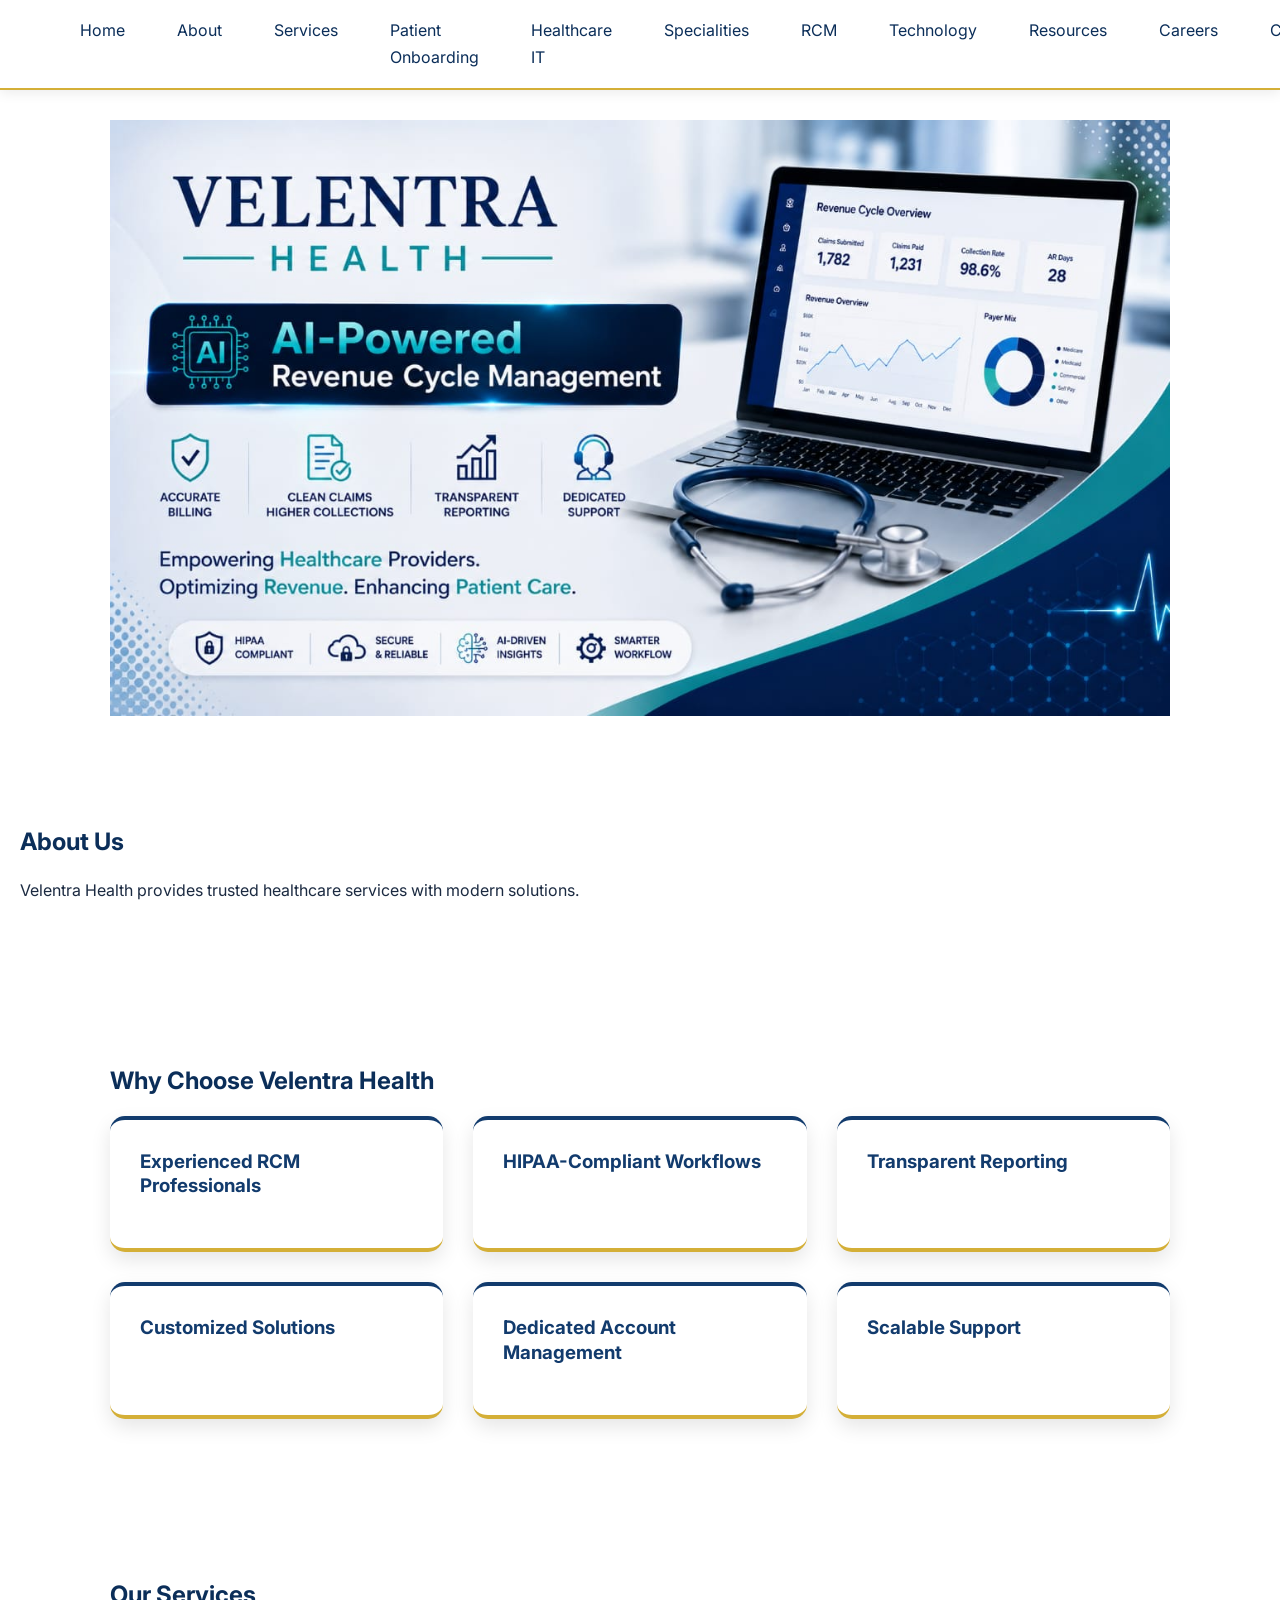
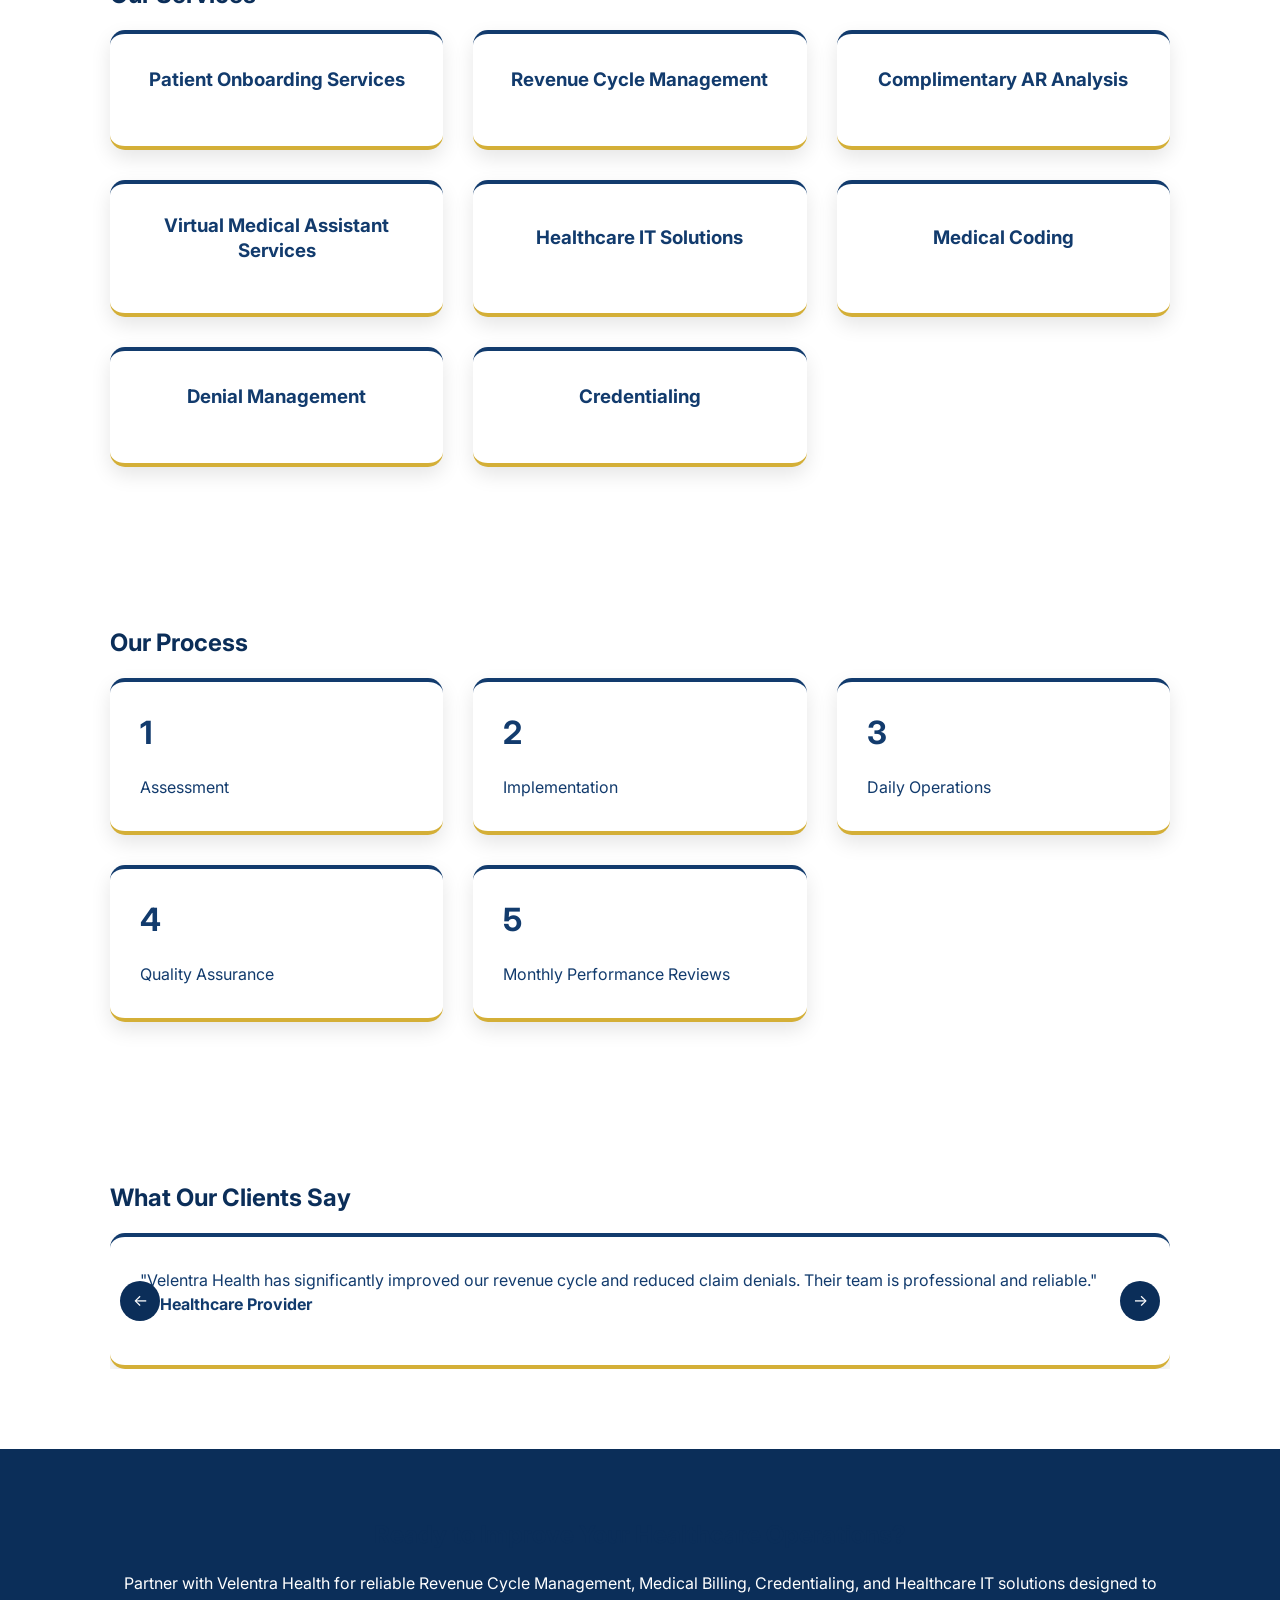
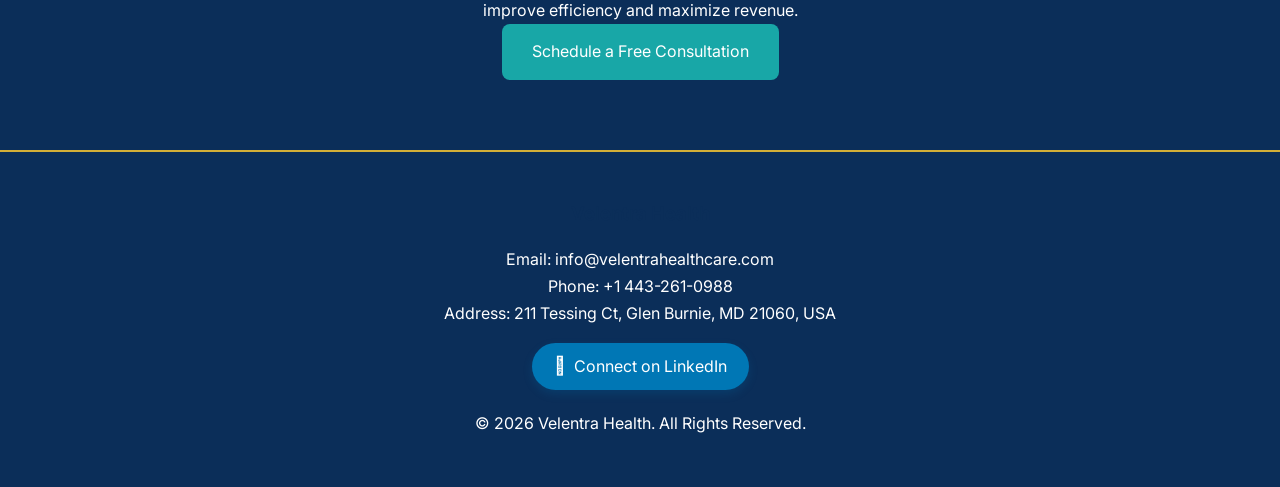
<file: index.html>
<!DOCTYPE html>
<html lang="en">
<head>
<meta charset="UTF-8">
<meta name="viewport" content="width=device-width, initial-scale=1.0">

<title>Velentra Health | Revenue Cycle Management & Healthcare IT Solutions</title>

<meta name="description" content="Velentra Health provides Revenue Cycle Management (RCM), Medical Billing, Healthcare IT, Credentialing, Prior Authorization, and Healthcare Consulting services across the USA.">

<meta name="keywords" content="medical billing, revenue cycle management, healthcare IT, credentialing, prior authorization, medical coding, healthcare consulting, Velentra Health">

<meta name="author" content="Velentra Health">

<link rel="canonical" href="https://velentrahealthcare.com/">

<meta property="og:title" content="Velentra Health | Revenue Cycle Management & Healthcare IT Solutions">
<meta property="og:description" content="Velentra Health provides Revenue Cycle Management, Medical Billing, Credentialing, Healthcare IT, and Healthcare Consulting services.">
<meta property="og:type" content="website">
<meta property="og:url" content="https://velentrahealthcare.com/">
<meta property="og:image" content="https://velentrahealthcare.com/logo.png">
<meta property="og:site_name" content="Velentra Health">

<meta name="twitter:card" content="summary_large_image">
<meta name="twitter:title" content="Velentra Health | Revenue Cycle Management & Healthcare IT Solutions">
<meta name="twitter:description" content="Velentra Health provides Revenue Cycle Management, Medical Billing, Credentialing, Healthcare IT, and Healthcare Consulting services.">
<meta name="twitter:image" content="https://velentrahealthcare.com/logo.png">

<meta name="google-site-verification" content="wF2LEtgKOuEnjyldYjv7JUrZ4VgT-QE_ddz4dHtYYq0">
<link href="https://fonts.googleapis.com/css2?family=Inter:wght@400;500;600;700&display=swap" rel="stylesheet">
<link rel="stylesheet" href="https://cdnjs.cloudflare.com/ajax/libs/font-awesome/6.0.0/css/all.min.css">
  
  <link rel="stylesheet" href="style.css">
<link rel="icon" type="image/png" href="favicon.png">
<!-- Google tag (gtag.js) -->
<script async src="https://www.googletagmanager.com/gtag/js?id=G-3C5YDJTZJE"></script>
<script>
  window.dataLayer = window.dataLayer || [];
  function gtag(){dataLayer.push(arguments);}
  gtag('js', new Date());

  gtag('config', 'G-3C5YDJTZJE');
</script>
</head>

<body>

<header class="main-header">

    <div class="header-top">

        

        <div class="header-logo">
            <a href="index.html">
                <img src="logo.png" alt="Velentra Health Logo">
            </a>
        </div>

        <button class="menu-toggle" id="menu-toggle" aria-label="Menu">
        <span></span>
        <span></span>
        <span></span>
        </button>

    </div>

    

    <nav id="navbar">
        <a href="index.html" class="active">Home</a>
        <a href="about.html">About</a>
        <a href="services.html">Services</a>
       <a href="patient-onboarding.html">Patient Onboarding</a>
        <a href="healthcare-it.html">Healthcare IT</a>
        <a href="specialities.html">Specialities</a>
        <a href="rcm.html">RCM</a>
        <a href="technology.html">Technology</a>
        <a href="resources.html">Resources</a>
        <a href="careers.html">Careers</a>
        <a href="contact.html">Contact</a>
    </nav>

</header>
<section class="about-banner">
    <div class="container">
        <img src="hero.jpg" alt="Velentra Health">
    </div>
</section>

<section class="about">
  <h2>About Us</h2>
  <p>
    Velentra Health provides trusted healthcare services with modern solutions.
  </p>
</section>
<section id="why-choose">
    <div class="container">
        <h2>Why Choose Velentra Health</h2>

        <div class="features">
            <div class="feature-card">
                <h3>Experienced RCM Professionals</h3>
            </div>

            <div class="feature-card">
                <h3>HIPAA-Compliant Workflows</h3>
            </div>

            <div class="feature-card">
                <h3>Transparent Reporting</h3>
            </div>

            <div class="feature-card">
                <h3>Customized Solutions</h3>
            </div>

            <div class="feature-card">
                <h3>Dedicated Account Management</h3>
            </div>

            <div class="feature-card">
                <h3>Scalable Support</h3>
            </div>
        </div>
    </div>
</section>
<section id="services">
    <div class="container">
        <h2>Our Services</h2>

        <div class="services-grid">
      <div class="service-card">
    <h3>Patient Onboarding Services</h3>
      </div>  

    <div class="service-card">
        <h3>Revenue Cycle Management</h3>
    </div>

    <div class="service-card">
        <h3>Complimentary AR Analysis</h3>
    </div>

    <div class="service-card">
        <h3>Virtual Medical Assistant Services</h3>
    </div>

    <div class="service-card">
        <h3>Healthcare IT Solutions</h3>
    </div>

    <div class="service-card">
        <h3>Medical Coding</h3>
    </div>

    <div class="service-card">
        <h3>Denial Management</h3>
    </div>

    <div class="service-card">
        <h3>Credentialing</h3>
    </div>
    </div>
</section>
<section id="process">
    <div class="container">
        <h2>Our Process</h2>

        <div class="process-grid">
            <div class="process-card">
                <h3>1</h3>
                <p>Assessment</p>
            </div>

            <div class="process-card">
                <h3>2</h3>
                <p>Implementation</p>
            </div>

            <div class="process-card">
                <h3>3</h3>
                <p>Daily Operations</p>
            </div>

            <div class="process-card">
                <h3>4</h3>
                <p>Quality Assurance</p>
            </div>

            <div class="process-card">
                <h3>5</h3>
                <p>Monthly Performance Reviews</p>
            </div>
        </div>
    </div>
</section>
<section id="testimonials">
    <div class="container">

<h2>What Our Clients Say</h2>

<div class="testimonial-slider">
<button class="prev-btn">←</button>
<div class="testimonial-track">

<div class="testimonial-card">
<p>"Velentra Health has significantly improved our revenue cycle and reduced claim denials. Their team is professional and reliable."</p>
<h4>— Healthcare Provider</h4>
</div>

<div class="testimonial-card">
<p>"Our claim acceptance rate improved significantly after partnering with Velentra Health. Their billing team is highly responsive."</p>
<h4>— Medical Practice Manager</h4>
</div>

<div class="testimonial-card">
<p>"Velentra Health streamlined our revenue cycle and helped reduce outstanding accounts receivable."</p>
<h4>— Multi-Specialty Clinic</h4>
</div>

<div class="testimonial-card">
<p>"Their credentialing and prior authorization support saved our staff valuable time."</p>
<h4>— Healthcare Administrator</h4>
</div>

</div>
<button class="next-btn">→</button>
</div>

</div>
        </section>
<section id="cta">
    <div class="container">
        <h2>Ready to Improve Your Healthcare Operations?</h2>

        <p>
            Partner with Velentra Health for reliable Revenue Cycle Management,
            Medical Billing, Credentialing, and Healthcare IT solutions designed
            to improve efficiency and maximize revenue.
        </p>

        <a href="contact.html" class="cta-btn">
            Schedule a Free Consultation
        </a>
    </div>
</section>
<footer id="footer">
    <div class="container">
        <h3>Velentra Health</h3>

        <p>Email: info@velentrahealthcare.com</p>
      <p>Phone: <a href="tel:+14432610988">+1 443-261-0988</a></p>
      <p>Address: 211 Tessing Ct, Glen Burnie, MD 21060, USA</p>
<a href="https://www.linkedin.com/company/velentra-health" target="_blank" class="linkedin-btn">
    <i class="fab fa-linkedin"></i> Connect on LinkedIn
</a>
      
      
        <p>&copy; 2026 Velentra Health. All Rights Reserved.</p>
    </div>
</footer>
<!-- 1. Pehle main script.js load hogi jo mobile menu ko handle karegi -->
<script src="script.js"></script>

<!-- 2. Phir aapka testimonial slider chalega -->
<script>
const track = document.querySelector(".testimonial-track");
const cards = document.querySelectorAll(".testimonial-card");
const nextBtn = document.querySelector(".next-btn");
const prevBtn = document.querySelector(".prev-btn");

let index = 0;

// Yahan hum safety check laga rahe hain taake agar kisi page par slider na ho to code crash na kare
if (track && cards.length > 0 && nextBtn && prevBtn) {
    nextBtn.addEventListener("click", () => {
        if(index < cards.length - 1){
            index++;
            track.style.transform = `translateX(-${index * 100}%)`;
        }
    });

    prevBtn.addEventListener("click", () => {
        if(index > 0){
            index--;
            track.style.transform = `translateX(-${index * 100}%)`;
        }
    });

    setInterval(() => {
        if(index < cards.length - 1){
            index++;
        } else {
            index = 0;
        }
        track.style.transform = `translateX(-${index * 100}%)`;
    }, 4000);
}
</script>
</body>
</html>
</file>
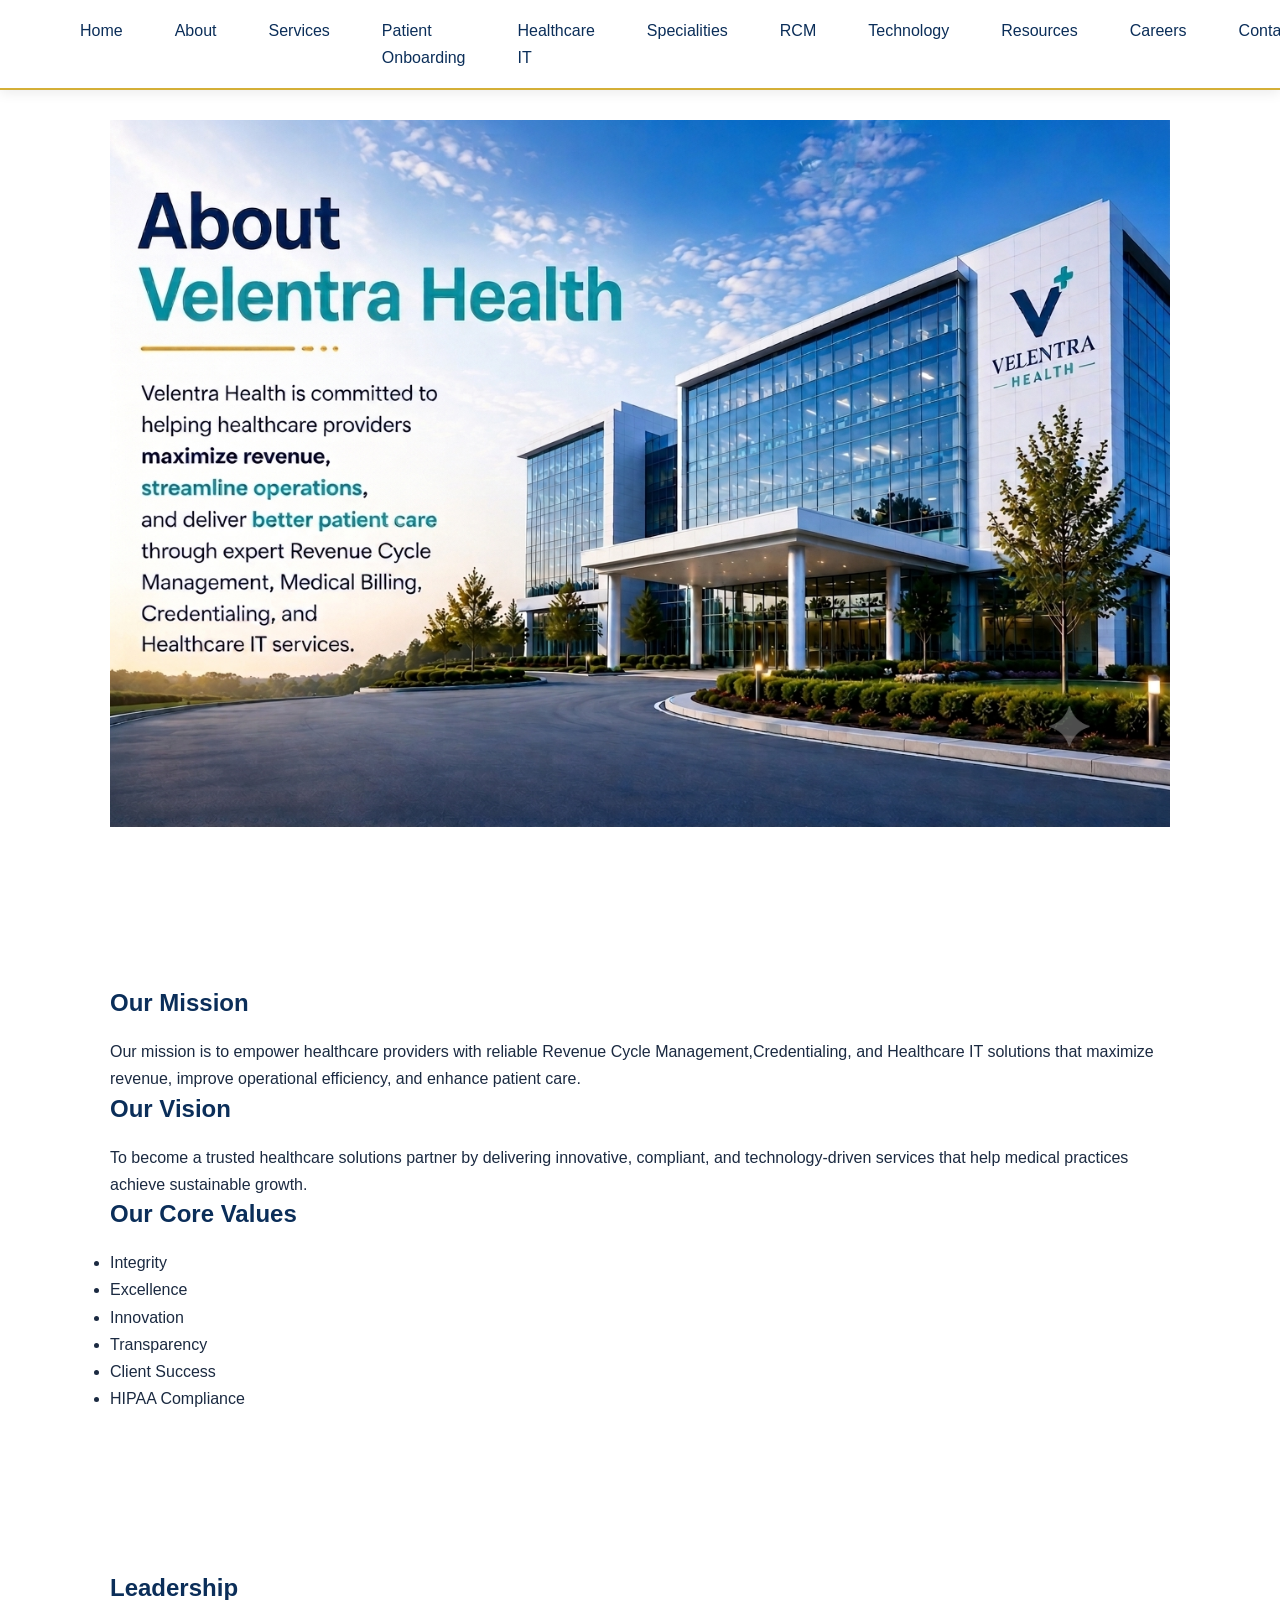
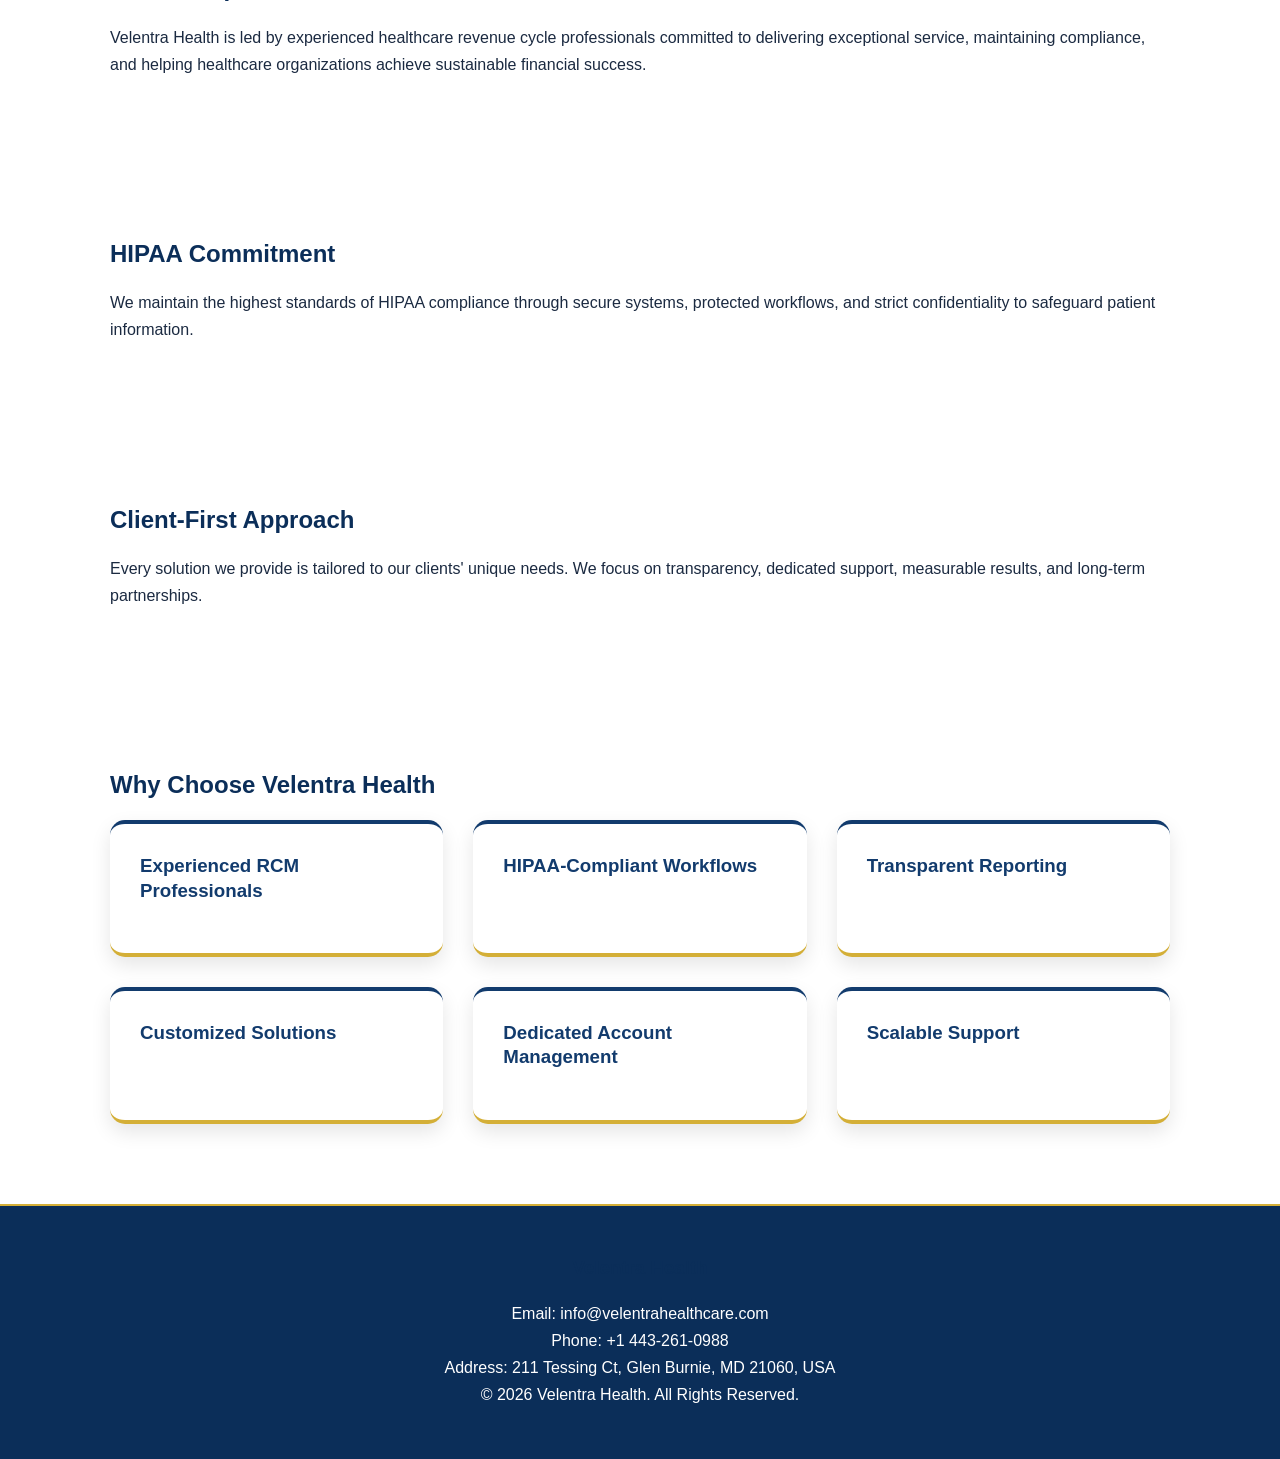
<file: about.html>
<!DOCTYPE html>
<html lang="en">
<head>
<meta charset="UTF-8">
<meta name="viewport" content="width=device-width, initial-scale=1.0">

<title>About Velentra Health | Healthcare Revenue Cycle Management Experts</title>

<meta name="description" content="Learn about Velentra Health, a trusted healthcare revenue cycle management partner dedicated to improving medical billing, coding, credentialing, and practice growth with reliable solutions.">

<meta name="keywords" content="Velentra Health, about Velentra Health, healthcare RCM, medical billing, medical coding, credentialing, revenue cycle management, healthcare solutions">

<meta name="author" content="Velentra Health">

<link rel="canonical" href="https://velentrahealthcare.com/about.html">

<meta property="og:title" content="About Velentra Health | Healthcare Revenue Cycle Management Experts">
<meta property="og:description" content="Learn about Velentra Health and our healthcare revenue cycle management, medical billing, credentialing, and healthcare IT solutions.">
<meta property="og:type" content="website">
<meta property="og:url" content="https://velentrahealthcare.com/about.html">
<meta property="og:image" content="https://velentrahealthcare.com/logo.png">
<meta property="og:site_name" content="Velentra Health">

<meta name="twitter:card" content="summary_large_image">
<meta name="twitter:title" content="About Velentra Health | Healthcare Revenue Cycle Management Experts">
<meta name="twitter:description" content="Learn about Velentra Health and our healthcare revenue cycle management, medical billing, credentialing, and healthcare IT solutions.">
<meta name="twitter:image" content="https://velentrahealthcare.com/logo.png">

<link rel="stylesheet" href="style.css">
<link rel="icon" type="image/png" href="favicon.png">
<!-- Google tag (gtag.js) -->
<script async src="https://www.googletagmanager.com/gtag/js?id=G-3C5YDJTZJE"></script>
<script>
  window.dataLayer = window.dataLayer || [];
  function gtag(){dataLayer.push(arguments);}
  gtag('js', new Date());

  gtag('config', 'G-3C5YDJTZJE');
</script>
</head>

<body>

<header class="main-header">

    <div class="header-top">

        

        <div class="header-logo">
            <a href="index.html">
                <img src="logo.png" alt="Velentra Health Logo" class="logo">
            </a>
        </div>

    <button class="menu-toggle" id="menu-toggle" aria-label="Menu">
        <span></span>
        <span></span>
        <span></span>
    </button>
        
    </div>


    <nav id="navbar">

        <a href="index.html">Home</a>
        <a href="about.html" class="active">About</a>
        <a href="services.html">Services</a>
       <a href="patient-onboarding.html">Patient Onboarding</a>
        <a href="healthcare-it.html">Healthcare IT</a>
        <a href="specialities.html">Specialities</a>
        <a href="rcm.html">RCM</a>
        <a href="technology.html">Technology</a>
        <a href="resources.html">Resources</a>
        <a href="careers.html">Careers</a>
        <a href="contact.html">Contact</a>

    </nav>

</header>
<section class="about-banner">
    <div class="container">
        <img src="about-banner.png" alt="About Velentra Health">
    </div>
</section>



<section class="mission">
    <div class="container">
        <h2>Our Mission</h2>
        <p>Our mission is to empower healthcare providers with reliable Revenue Cycle Management,Credentialing, and Healthcare IT solutions that maximize revenue, improve operational efficiency, and enhance patient care.</p>

        <h2>Our Vision</h2>
        <p>To become a trusted healthcare solutions partner by delivering innovative, compliant, and technology-driven services that help medical practices achieve sustainable growth.</p>

        <h2>Our Core Values</h2>
        <ul>
            <li>Integrity</li>
            <li>Excellence</li>
            <li>Innovation</li>
            <li>Transparency</li>
            <li>Client Success</li>
            <li>HIPAA Compliance</li>
        </ul>
    </div>
</section>

<section class="leadership">
    <div class="container">
        <h2>Leadership</h2>
        <p>Velentra Health is led by experienced healthcare revenue cycle professionals committed to delivering exceptional service, maintaining compliance, and helping healthcare organizations achieve sustainable financial success.</p>
    </div>
</section>

<section class="hipaa">
    <div class="container">
        <h2>HIPAA Commitment</h2>
        <p>We maintain the highest standards of HIPAA compliance through secure systems, protected workflows, and strict confidentiality to safeguard patient information.</p>
    </div>
</section>

<section class="client-first">
    <div class="container">
        <h2>Client-First Approach</h2>
        <p>Every solution we provide is tailored to our clients' unique needs. We focus on transparency, dedicated support, measurable results, and long-term partnerships.</p>
    </div>
</section>
<section id="why-choose">
    <div class="container">
        <h2>Why Choose Velentra Health</h2>

        <div class="features">

            <div class="feature-card">
                <h3>Experienced RCM Professionals</h3>
            </div>

            <div class="feature-card">
                <h3>HIPAA-Compliant Workflows</h3>
            </div>

            <div class="feature-card">
                <h3>Transparent Reporting</h3>
            </div>

            <div class="feature-card">
                <h3>Customized Solutions</h3>
            </div>

            <div class="feature-card">
                <h3>Dedicated Account Management</h3>
            </div>

            <div class="feature-card">
                <h3>Scalable Support</h3>
            </div>

        </div>
    </div>
</section>

<footer id="footer">
    <div class="container">
        <h3>Velentra Health</h3>
        
        <p>Email: info@velentrahealthcare.com</p>
     <p>Phone: <a href="tel:+14432610988">+1 443-261-0988</a></p>  
      <p>Address: 211 Tessing Ct, Glen Burnie, MD 21060, USA</p>
        <p>&copy; 2026 Velentra Health. All Rights Reserved.</p>
    </div>
</footer>
<script src="script.js"></script>
</body>
</html>
</file>
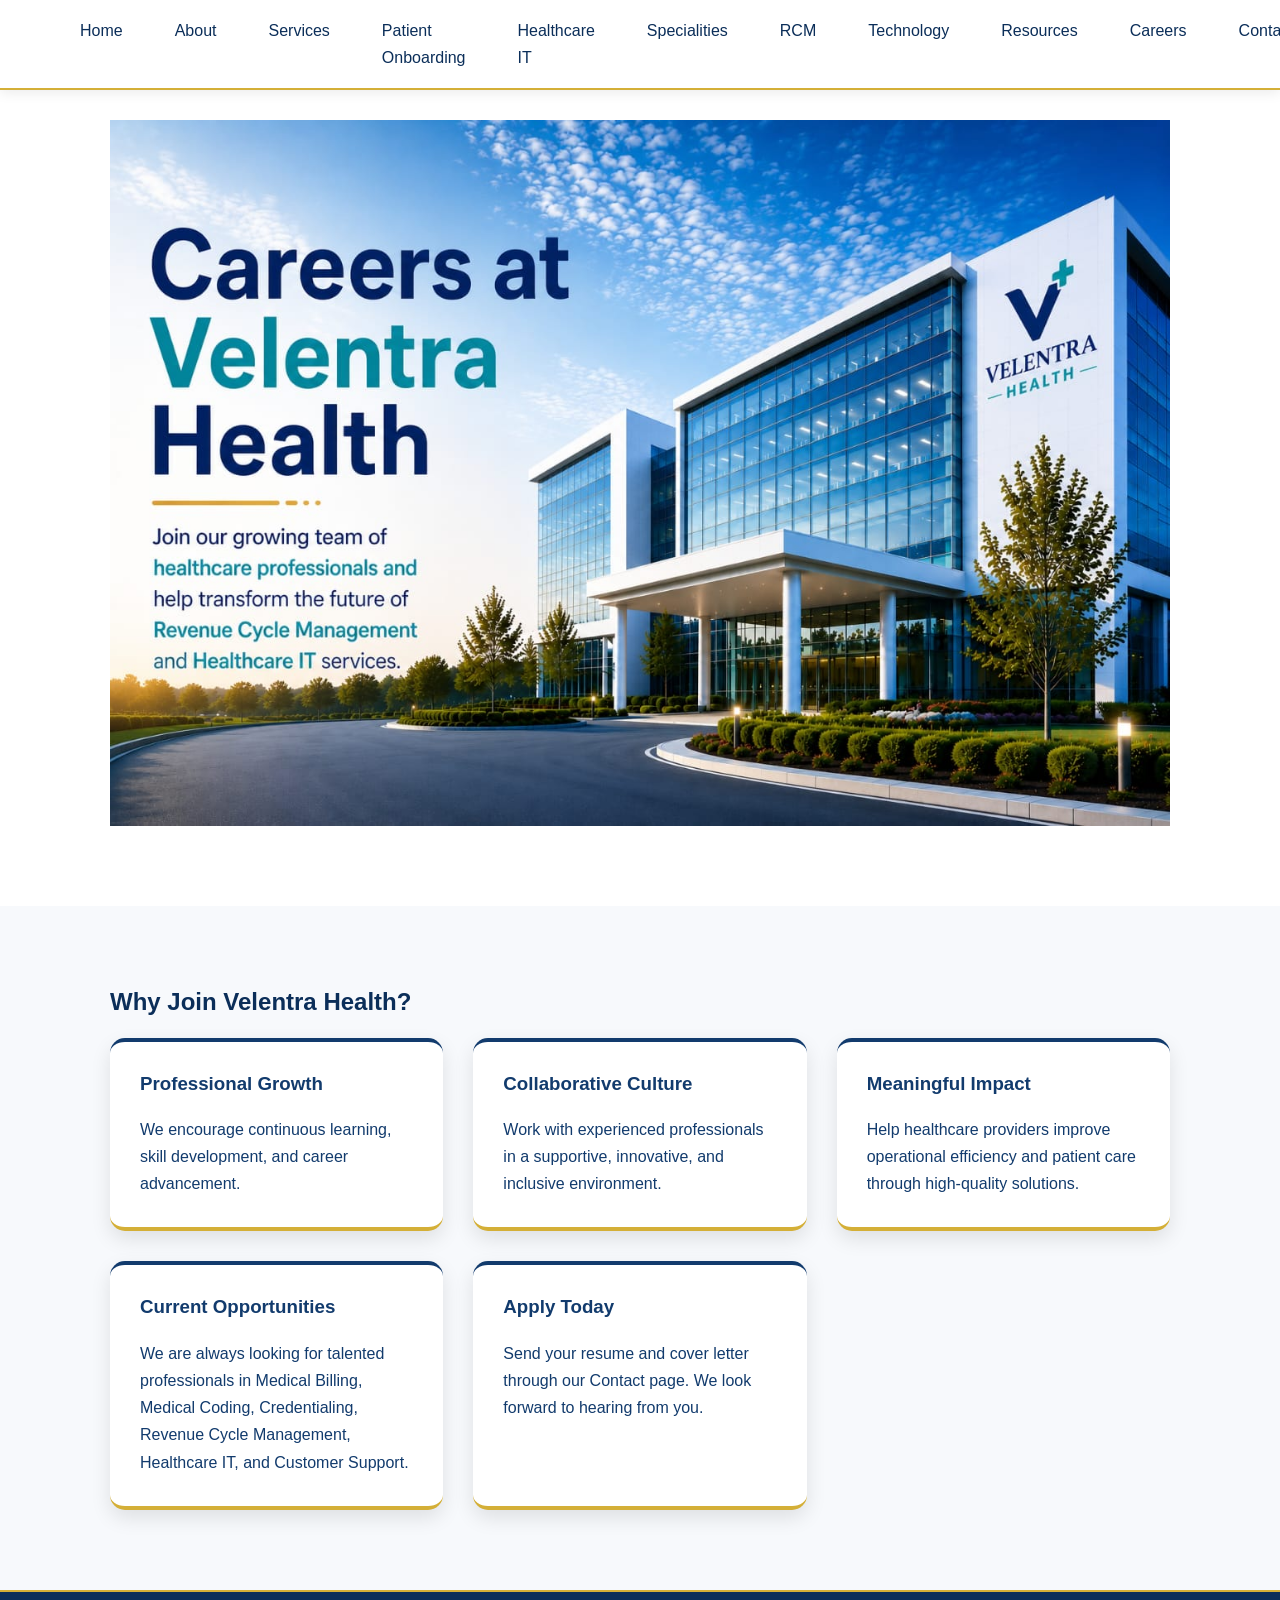
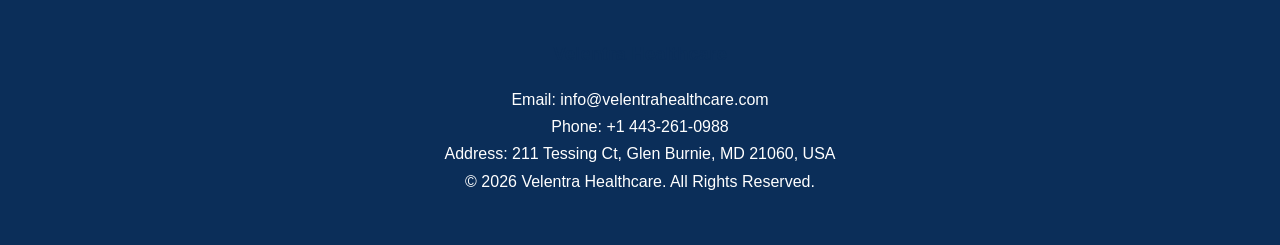
<file: careers.html>
<!DOCTYPE html>
<html lang="en">
<head>
<meta charset="UTF-8">
<meta name="viewport" content="width=device-width, initial-scale=1.0">

<title>Healthcare Careers | Join Velentra Health</title>

<meta name="description" content="Explore career opportunities at Velentra Health. Join our team of healthcare professionals and help deliver exceptional revenue cycle management and healthcare solutions.">

<meta name="keywords" content="healthcare careers, medical billing jobs, healthcare jobs, revenue cycle management careers, Velentra Health careers">

<meta name="author" content="Velentra Health">

<link rel="canonical" href="https://www.velentrahealthcare.com/careers.html">

<meta property="og:title" content="Healthcare Careers | Join Velentra Health">
<meta property="og:description" content="Discover career opportunities at Velentra Health and become part of a team committed to excellence in healthcare solutions.">
<meta property="og:type" content="website">
<meta property="og:url" content="https://www.velentrahealthcare.com/careers.html">
<meta property="og:image" content="https://www.velentrahealthcare.com/logo.png">
<meta property="og:site_name" content="Velentra Health">

<meta name="twitter:card" content="summary_large_image">
<meta name="twitter:title" content="Healthcare Careers | Join Velentra Health">
<meta name="twitter:description" content="Explore career opportunities at Velentra Health. Join our team of healthcare professionals and help deliver exceptional revenue cycle management and healthcare solutions.">
<meta name="twitter:image" content="https://www.velentrahealthcare.com/logo.png">

<link rel="stylesheet" href="style.css">
<link rel="icon" type="image/png" href="favicon.png">
<!-- Google tag (gtag.js) -->
<script async src="https://www.googletagmanager.com/gtag/js?id=G-3C5YDJTZJE"></script>
<script>
  window.dataLayer = window.dataLayer || [];
  function gtag(){dataLayer.push(arguments);}
  gtag('js', new Date());

  gtag('config', 'G-3C5YDJTZJE');
</script>
</head>
<body>
<header class="main-header">

    <div class="header-top">

        <div class="header-logo">
            <a href="index.html">
                <img src="logo.png" alt="Velentra Health Logo">
            </a>
        </div>

    <button class="menu-toggle" id="menu-toggle" aria-label="Menu">
        <span></span>
        <span></span>
        <span></span>
    </button>
    </div>


    <nav id="navbar">
        <a href="index.html">Home</a>
        <a href="about.html">About</a>
        <a href="services.html">Services</a>
       <a href="patient-onboarding.html">Patient Onboarding</a>
        <a href="healthcare-it.html">Healthcare IT</a>
        <a href="specialities.html">Specialities</a>
        <a href="rcm.html">RCM</a>
        <a href="technology.html">Technology</a>
        <a href="resources.html">Resources</a>
        <a href="careers.html" class="active">Careers</a>
        <a href="contact.html">Contact</a>
    </nav>

</header>

<section class="careers-banner">
    <div class="container">
        <img src="careers-banner.png" alt="Careers at Velentra Health">
    </div>
</section>
<section class="careers-section">
    <div class="container">

        <h2>Why Join Velentra Health?</h2>

        <div class="services-grid">

            <div class="service-card">
                <h3>Professional Growth</h3>
                <p>We encourage continuous learning, skill development, and career advancement.</p>
            </div>

            <div class="service-card">
                <h3>Collaborative Culture</h3>
                <p>Work with experienced professionals in a supportive, innovative, and inclusive environment.</p>
            </div>

            <div class="service-card">
                <h3>Meaningful Impact</h3>
                <p>Help healthcare providers improve operational efficiency and patient care through high-quality solutions.</p>
            </div>

            <div class="service-card">
                <h3>Current Opportunities</h3>
                <p>We are always looking for talented professionals in Medical Billing, Medical Coding, Credentialing, Revenue Cycle Management, Healthcare IT, and Customer Support.</p>
            </div>

            <div class="service-card">
                <h3>Apply Today</h3>
                <p>Send your resume and cover letter through our Contact page. We look forward to hearing from you.</p>
            </div>

        </div>

    </div>
</section>


<footer id="footer">
<div class="container">
<h3>Velentra Healthcare</h3>
<p>Email: info@velentrahealthcare.com</p>
<p>Phone: <a href="tel:+14432610988">+1 443-261-0988</a></p>
  <p>Address: 211 Tessing Ct, Glen Burnie, MD 21060, USA</p>
  <p>&copy; 2026 Velentra Healthcare. All Rights Reserved.</p>
</div>
</footer>
<script src="script.js"></script>
</body>
</html>
</file>
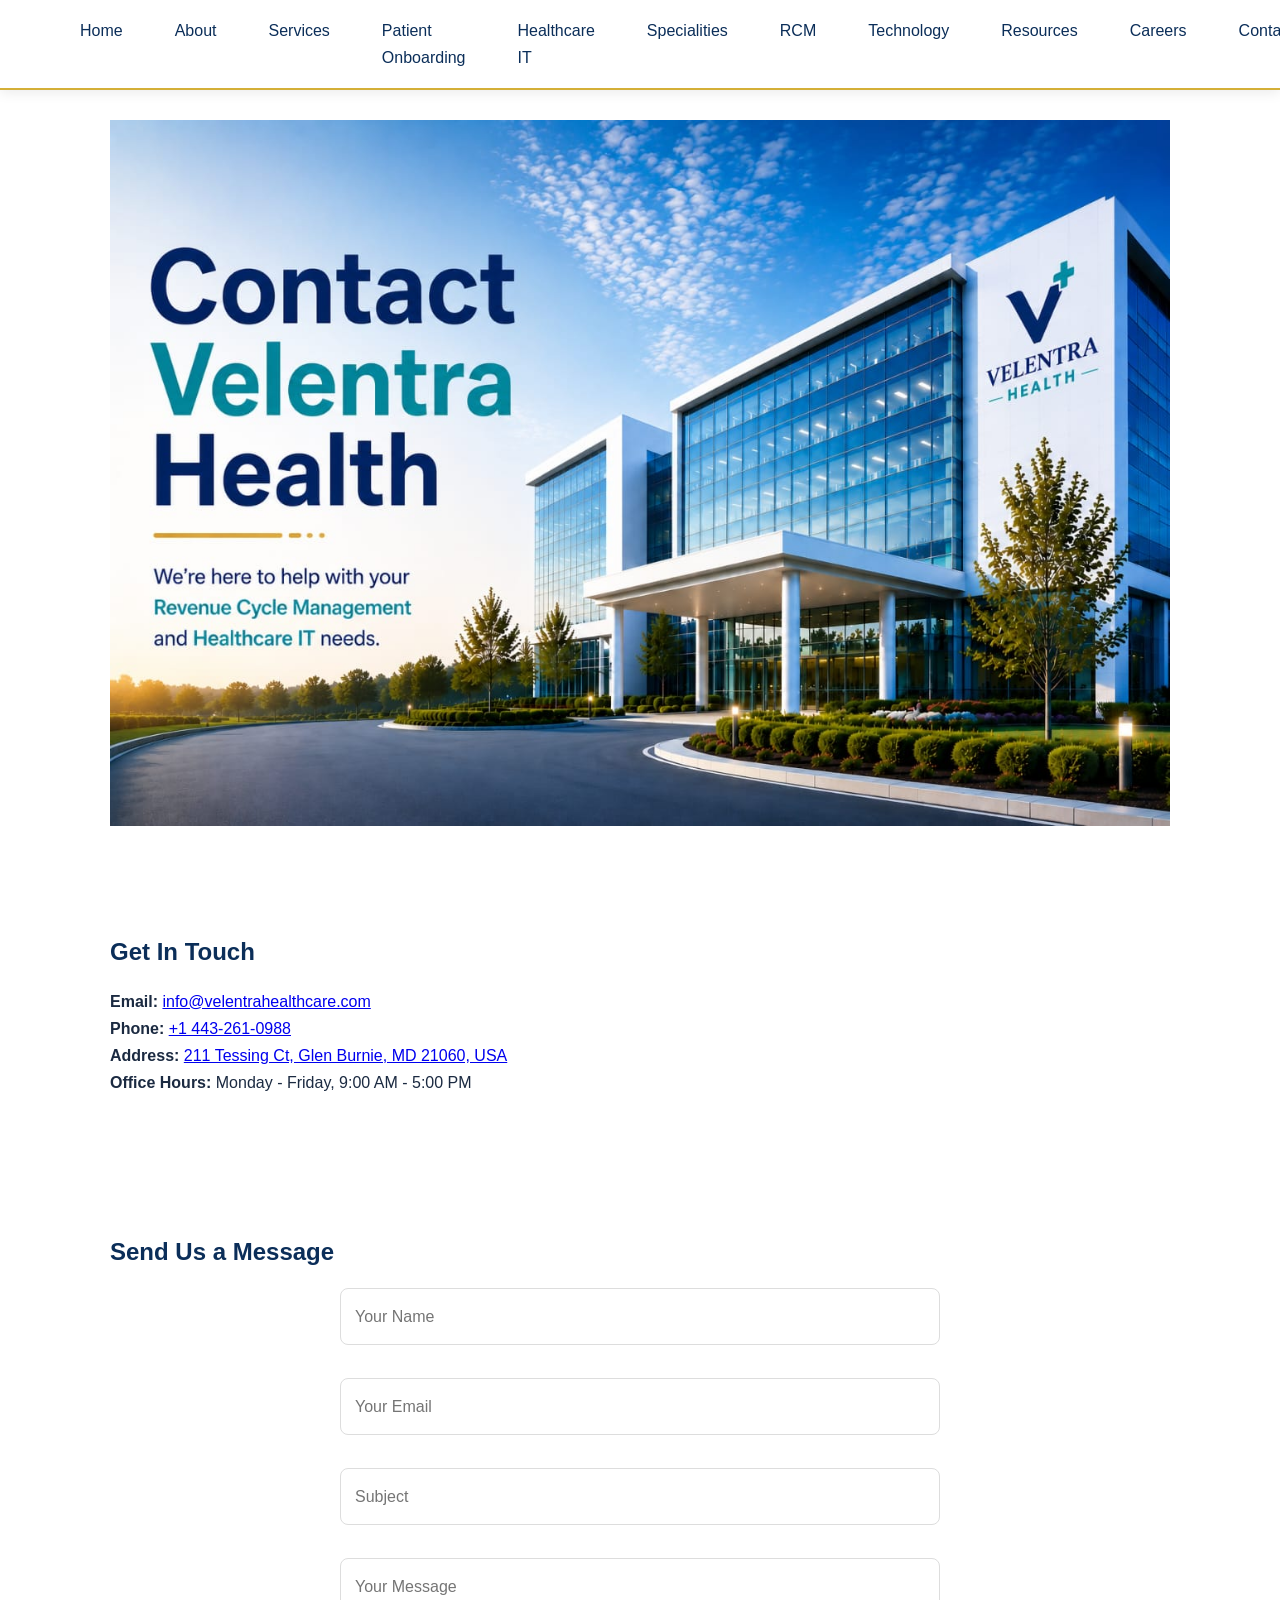
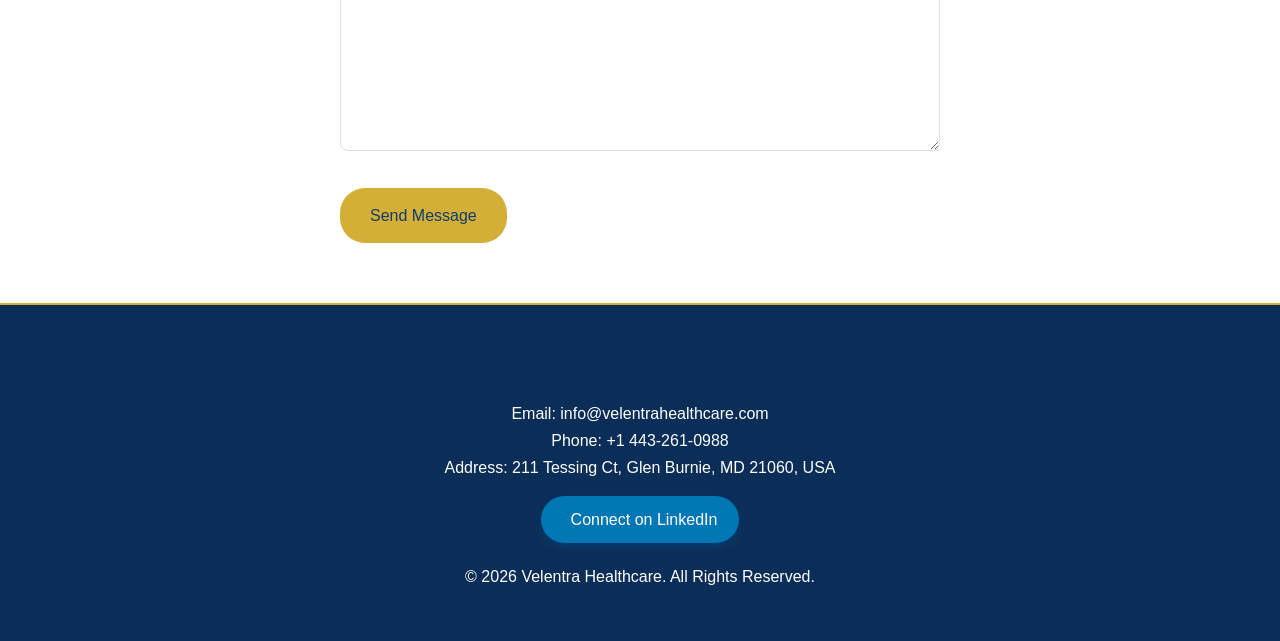
<file: contact.html>
<!DOCTYPE html>
<html lang="en">
<head>
<meta charset="UTF-8">
<meta name="viewport" content="width=device-width, initial-scale=1.0">

<title>Contact Velentra Health | Healthcare Solutions & Support</title>

<meta name="description" content="Contact Velentra Health for healthcare revenue cycle management, medical billing, credentialing, and healthcare IT solutions. Our team is ready to support your practice growth.">

<meta name="keywords" content="contact Velentra Health, healthcare support, medical billing services, RCM solutions, healthcare IT, credentialing services">

<meta name="author" content="Velentra Health">

<link rel="canonical" href="https://www.velentrahealthcare.com/contact.html">

<meta property="og:title" content="Contact Velentra Health | Healthcare Solutions">
<meta property="og:description" content="Get in touch with Velentra Health for reliable healthcare revenue cycle management and technology solutions.">
<meta property="og:type" content="website">
<meta property="og:url" content="https://www.velentrahealthcare.com/contact.html">
<meta property="og:image" content="https://www.velentrahealthcare.com/logo.png">
<meta property="og:site_name" content="Velentra Health">

<meta name="twitter:card" content="summary_large_image">
<meta name="twitter:title" content="Contact Velentra Health | Healthcare Solutions & Support">
<meta name="twitter:description" content="Contact Velentra Health for healthcare revenue cycle management, medical billing, credentialing, and healthcare IT solutions. Our team is ready to support your practice growth.">
<meta name="twitter:image" content="https://www.velentrahealthcare.com/logo.png">

<link rel="stylesheet" href="style.css">
<link rel="icon" type="image/png" href="favicon.png">
</head>
    <body>
<header class="main-header">

    <div class="header-top">

        

        <div class="header-logo">
            <a href="index.html">
                <img src="logo.png" alt="Velentra Health Logo" class="logo">
            </a>
        </div>

        <button class="menu-toggle" id="menu-toggle" aria-label="Menu">
        <span></span>
        <span></span>
        <span></span>
        </button>
        

    </div>

    
    <nav id="navbar">

        <a href="index.html">Home</a>
        <a href="about.html">About</a>
        <a href="services.html">Services</a>
         <a href="patient-onboarding.html">Patient Onboarding</a>
        <a href="healthcare-it.html">Healthcare IT</a>
        <a href="specialities.html">Specialities</a>
        <a href="rcm.html">RCM</a>
        <a href="technology.html">Technology</a>
        <a href="resources.html">Resources</a>
        <a href="careers.html">Careers</a>
        <a href="contact.html" class="active">Contact</a>

    </nav>

</header>

<section class="contact-banner">
    <div class="container">
        <img src="contact-banner.png" alt="Contact Velentra Health">
    </div>
</section>

<section class="about">
<div class="container">
<h2>Get In Touch</h2>
<p><strong>Email:</strong> 
    <a href="mailto:info@velentrahealthcare.com">info@velentrahealthcare.com</a>
</p>

<p><strong>Phone:</strong> 
    <a href="tel:+14432610988">+1 443-261-0988</a>
</p>

<p><strong>Address:</strong>
    <a href="https://maps.google.com/?q=211+Tessing+Ct,+Glen+Burnie,+MD+21060,+USA" target="_blank">
        211 Tessing Ct, Glen Burnie, MD 21060, USA
    </a>
</p>
    <p><strong>Office Hours:</strong> Monday - Friday, 9:00 AM - 5:00 PM</p>
</div>
</section>

<section class="contact-form">
<div class="container">
<h2>Send Us a Message</h2>
<form>
<input type="text" placeholder="Your Name" required><br><br>
<input type="email" placeholder="Your Email" required><br><br>
<input type="text" placeholder="Subject"><br><br>
<textarea rows="6" placeholder="Your Message"></textarea><br><br>
<button type="submit">Send Message</button>
</form>
</div>
</section>

<footer id="footer">
<div class="container">
<h3>Velentra Healthcare</h3>
<p>Email: info@velentrahealthcare.com</p>
<p>Phone: <a href="tel:+14432610988">+1 443-261-0988</a></p>
    <p>Address: 211 Tessing Ct, Glen Burnie, MD 21060, USA</p>
   <a href="https://www.linkedin.com/company/velentra-health" target="_blank" class="linkedin-btn">
    <i class="fab fa-linkedin"></i> Connect on LinkedIn
   </a>
    

    <p>&copy; 2026 Velentra Healthcare. All Rights Reserved.</p>
</div>
</footer>
<script src="script.js"></script>
</body>
</html>
</file>
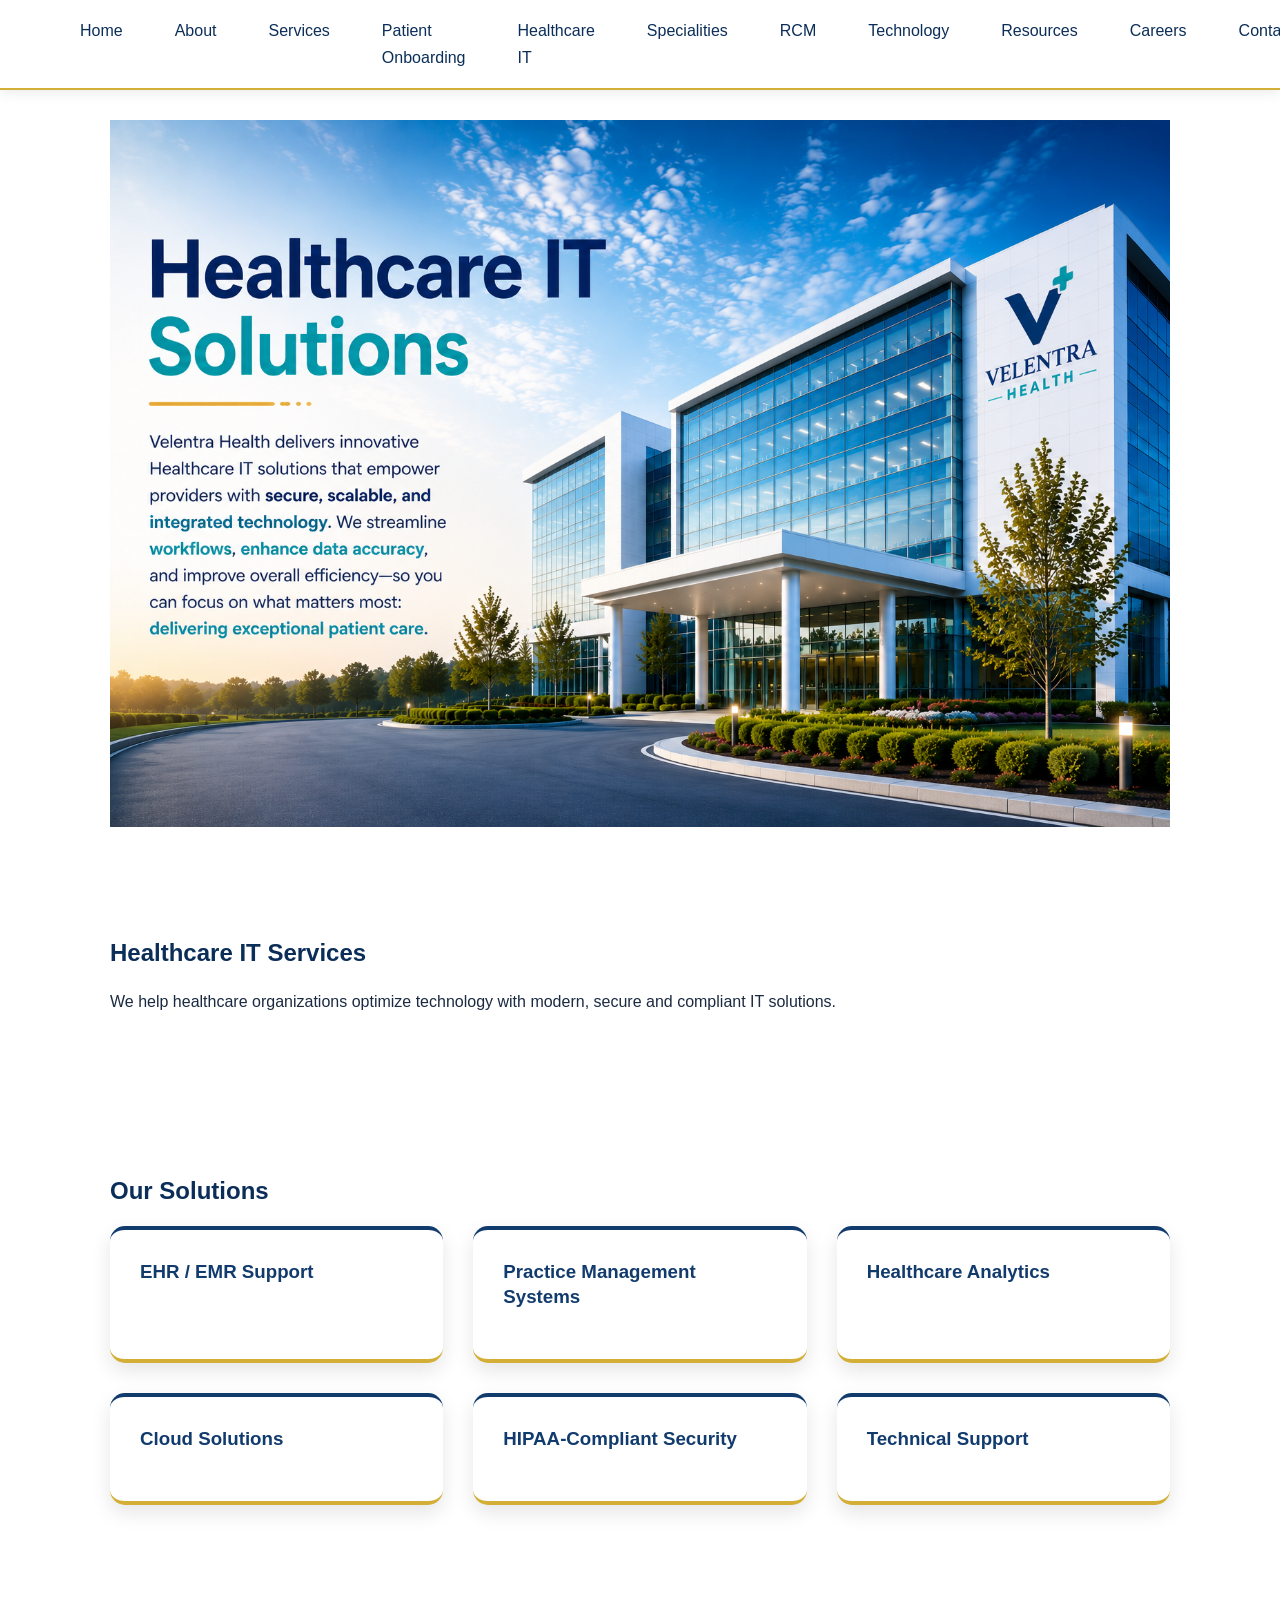
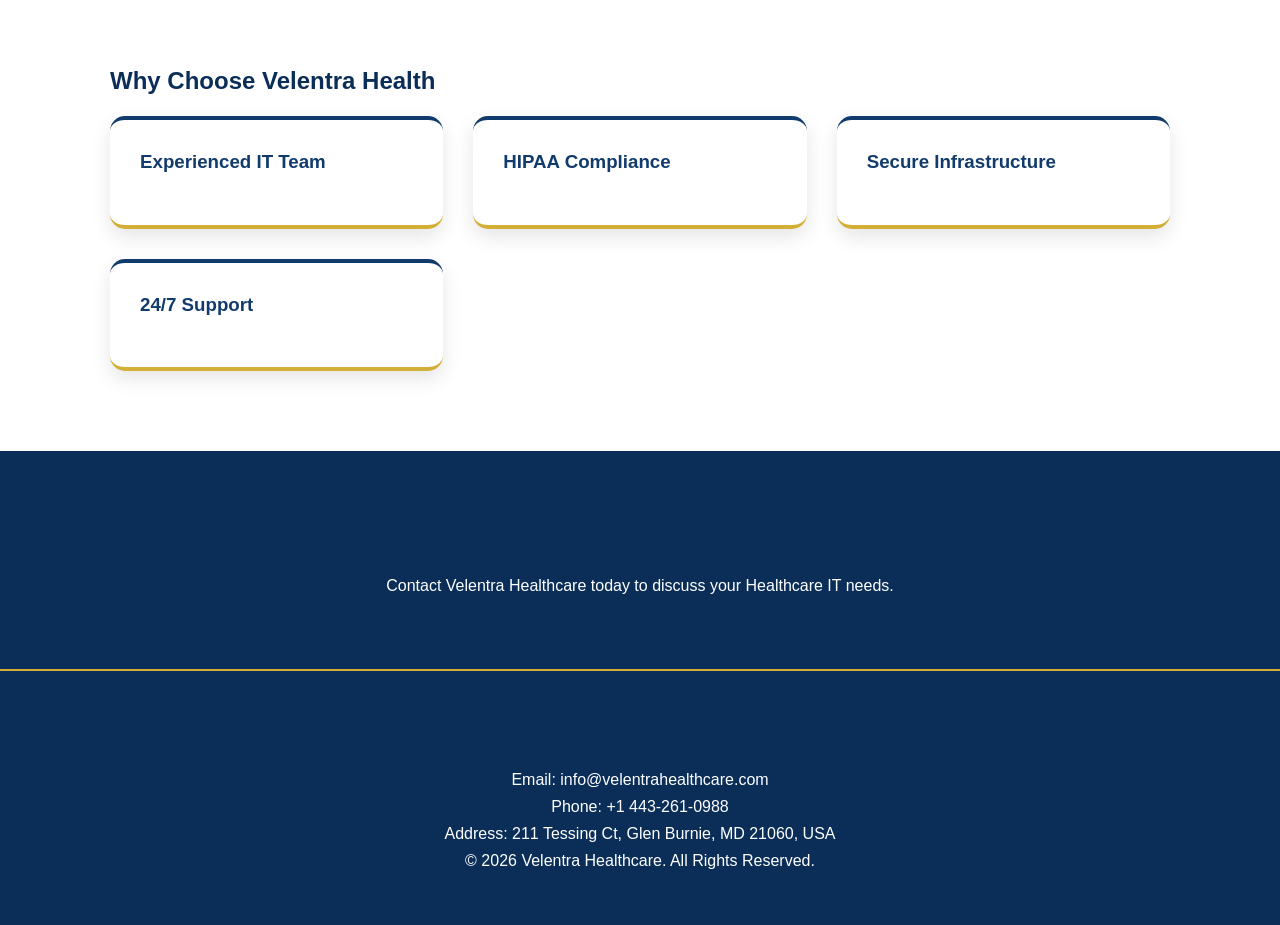
<file: healthcare-it.html>
<!DOCTYPE html>
<html lang="en">
<head>
<meta charset="UTF-8">
<meta name="viewport" content="width=device-width, initial-scale=1.0">

<title>Healthcare IT Solutions | Secure Medical Technology | Velentra Health</title>

<meta name="description" content="Velentra Health provides secure Healthcare IT solutions including system integration, data security, EHR support, and technology services to improve healthcare operations.">

<meta name="keywords" content="Healthcare IT, EHR support, medical technology, healthcare software, healthcare data security, system integration, Velentra Health">

<meta name="author" content="Velentra Health">

<link rel="canonical" href="https://www.velentrahealthcare.com/healthcare-it.html">

<meta property="og:title" content="Healthcare IT Solutions | Velentra Health">
<meta property="og:description" content="Discover secure Healthcare IT solutions from Velentra Health, including EHR support, system integration, and healthcare technology services.">
<meta property="og:type" content="website">
<meta property="og:url" content="https://www.velentrahealthcare.com/healthcare-it.html">
<meta property="og:image" content="https://www.velentrahealthcare.com/logo.png">
<meta property="og:site_name" content="Velentra Health">

<meta name="twitter:card" content="summary_large_image">
<meta name="twitter:title" content="Healthcare IT Solutions | Secure Medical Technology | Velentra Health">
<meta name="twitter:description" content="Velentra Health provides secure Healthcare IT solutions including system integration, data security, EHR support, and technology services.">
<meta name="twitter:image" content="https://www.velentrahealthcare.com/logo.png">

<link rel="stylesheet" href="style.css">
<link rel="icon" type="image/png" href="favicon.png">

</head>
<body>
<header class="main-header">

    <div class="header-top">

        

        <div class="header-logo">
            <a href="index.html">
                <img src="logo.png" alt="Velentra Health Logo" class="logo">
            </a>
        </div>

    <button class="menu-toggle" id="menu-toggle" aria-label="Menu">
        <span></span>
        <span></span>
        <span></span>
    </button>

    </div>


    <nav id="navbar">

        <a href="index.html">Home</a>
        <a href="about.html">About</a>
        <a href="services.html">Services</a>
         <a href="patient-onboarding.html">Patient Onboarding</a>
        <a href="healthcare-it.html" class="active">Healthcare IT</a>
        <a href="specialities.html">Specialities</a>
        <a href="rcm.html">RCM</a>
        <a href="technology.html">Technology</a>
        <a href="resources.html">Resources</a>
        <a href="careers.html">Careers</a>
        <a href="contact.html">Contact</a>

    </nav>

</header>
<section class="about-banner">
    <div class="container">
        <img src="healthcare-banner.png" alt="Healthcare IT Solutions">
    </div>
</section>


<section class="about">
<div class="container">
<h2>Healthcare IT Services</h2>
<p>We help healthcare organizations optimize technology with modern, secure and compliant IT solutions.</p>
</div>
</section>

<section class="mission"><div class="container">
<h2>Our Solutions</h2>
<div class="features">
    <div class="feature-card"><h3>EHR / EMR Support</h3></div>
    <div class="feature-card"><h3>Practice Management Systems</h3></div>
    <div class="feature-card"><h3>Healthcare Analytics</h3></div>
    <div class="feature-card"><h3>Cloud Solutions</h3></div>
    <div class="feature-card"><h3>HIPAA-Compliant Security</h3></div>
    <div class="feature-card"><h3>Technical Support</h3></div>
</div>
</div></section>

<section id="why-choose">
<div class="container">
<h2>Why Choose Velentra Health</h2>
<div class="features">
<div class="feature-card"><h3>Experienced IT Team</h3></div>
<div class="feature-card"><h3>HIPAA Compliance</h3></div>
<div class="feature-card"><h3>Secure Infrastructure</h3></div>
<div class="feature-card"><h3>24/7 Support</h3></div>
</div>
</div>
</section>

<section id="cta">
<div class="container">
<h2>Ready to Modernize Your Healthcare Technology?</h2>
<p>Contact Velentra Healthcare today to discuss your Healthcare IT needs.</p>

</div>
</section>

<footer id="footer">
<div class="container">
<h3>Velentra Healthcare</h3>
<p>Email: info@velentrahealthcare.com</p>
<p>Phone: <a href="tel:+14432610988">+1 443-261-0988</a></p>
    <p>Address: 211 Tessing Ct, Glen Burnie, MD 21060, USA</p>
    <p>&copy; 2026 Velentra Healthcare. All Rights Reserved.</p>
</div>
</footer>
<script src="script.js"></script>
</body>
</html>
</file>
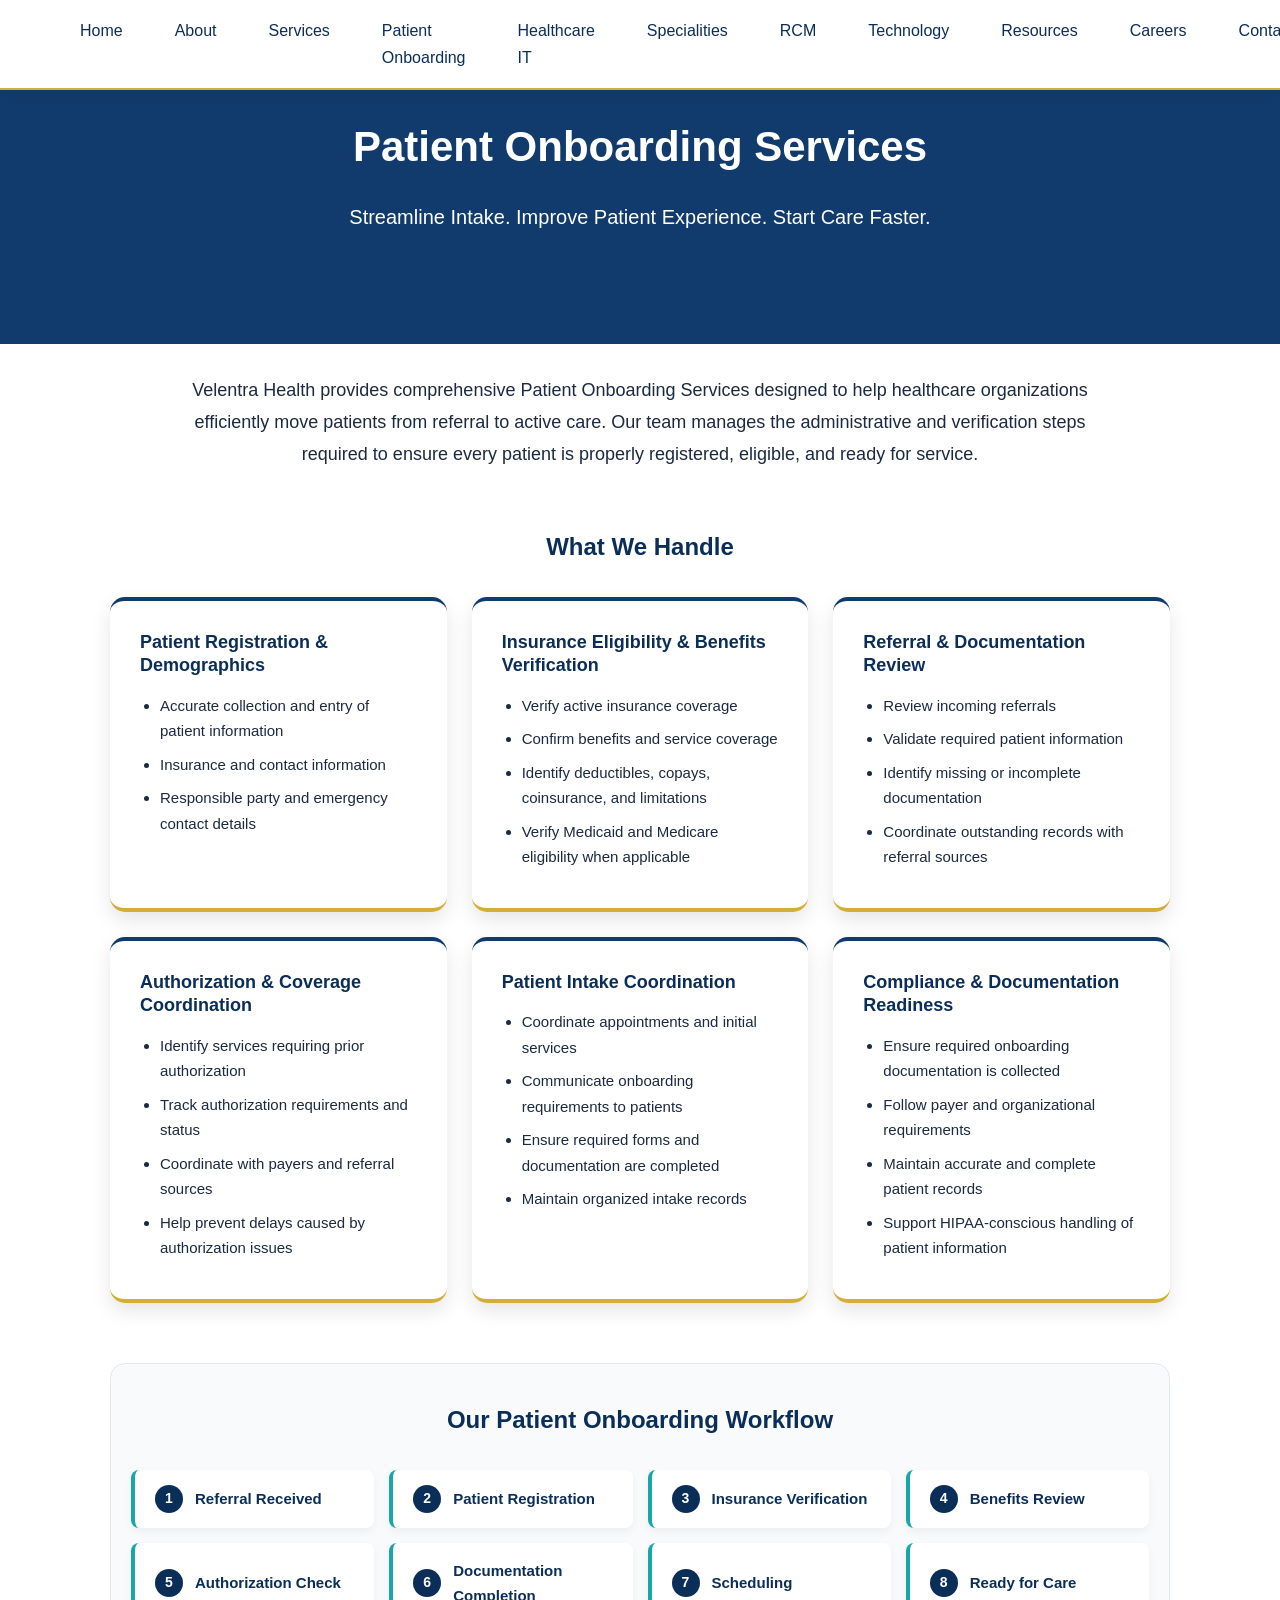
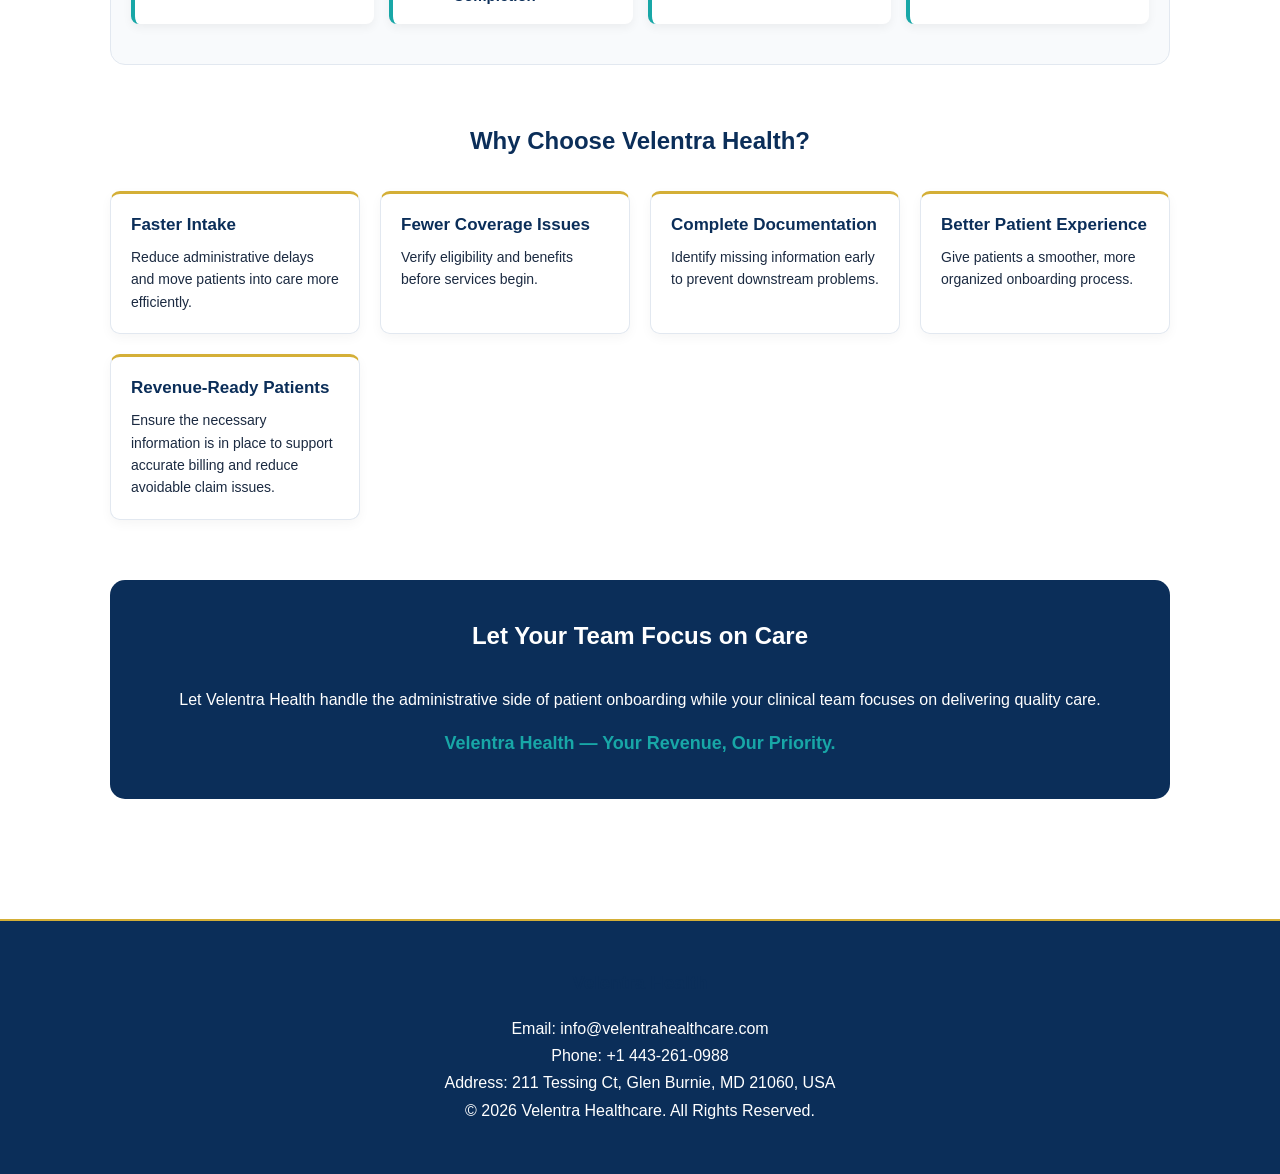
<file: patient-onboarding.html>
<!DOCTYPE html>
<html lang="en">
<head>
<meta charset="UTF-8">
<meta name="viewport" content="width=device-width, initial-scale=1.0">

<title>Patient Onboarding Services | Velentra Healthcare</title>

<meta name="description" content="Streamline patient intake, improve patient experience, and start care faster with Velentra Healthcare's Patient Onboarding Services.">
<meta name="keywords" content="Patient Onboarding, Intake Services, Insurance Verification, Patient Registration, Healthcare Administrative Services, Velentra Healthcare">
<meta name="author" content="Velentra Healthcare">

<link rel="canonical" href="https://manoobabi-dot.github.io/velentra-health-1/patient-onboarding.html">

<meta property="og:title" content="Patient Onboarding Services | Velentra Healthcare">
<meta property="og:description" content="Streamline Intake. Improve Patient Experience. Start Care Faster with Velentra Healthcare.">
<meta property="og:type" content="website">
<meta property="og:url" content="https://manoobabi-dot.github.io/velentra-health-1/patient-onboarding.html">
<meta property="og:image" content="https://manoobabi-dot.github.io/velentra-health-1/logo.png">
<meta property="og:site_name" content="Velentra Healthcare">

<meta name="twitter:card" content="summary_large_image">
<meta name="twitter:title" content="Patient Onboarding Services | Velentra Healthcare">
<meta name="twitter:description" content="Streamline Intake. Improve Patient Experience. Start Care Faster with Velentra Healthcare.">
<meta name="twitter:image" content="https://manoobabi-dot.github.io/velentra-health-1/logo.png">

<link rel="stylesheet" href="style.css">
<link rel="icon" type="image/png" href="favicon.png">

<!-- Google tag (gtag.js) -->
<script async src="https://www.googletagmanager.com/gtag/js?id=G-3C5YDJTZJE"></script>
<script>
  window.dataLayer = window.dataLayer || [];
  function gtag(){dataLayer.push(arguments);}
  gtag('js', new Date());

  gtag('config', 'G-3C5YDJTZJE');
</script>
</head>
<body>

  <!-- Main Header -->
  <header class="main-header">
    <div class="header-top">
        <div class="header-logo">
            <a href="index.html">
                <img src="logo.png" alt="Velentra Health Logo" class="logo">
            </a>
        </div>
        <button class="menu-toggle" id="menu-toggle" aria-label="Menu">
            <span></span>
            <span></span>
            <span></span>
        </button>
    </div>

    <nav id="navbar">
        <a href="index.html">Home</a>
        <a href="about.html">About</a>
        <a href="services.html">Services</a>
        <a href="patient-onboarding.html" class="active">Patient Onboarding</a>
        <a href="healthcare-it.html">Healthcare IT</a>
        <a href="specialities.html">Specialities</a>
        <a href="rcm.html">RCM</a>
        <a href="technology.html">Technology</a>
        <a href="resources.html">Resources</a>
        <a href="careers.html">Careers</a>
        <a href="contact.html">Contact</a>
    </nav>
  </header>

  <!-- Page Hero -->
  <section class="page-hero">
    <div class="container">
      <h1>Patient Onboarding Services</h1>
      <p>Streamline Intake. Improve Patient Experience. Start Care Faster.</p>
    </div>
  </section>

  <!-- Page Main Content Section -->
  <section class="onboarding-page-section">
    <div class="container">
      
      <!-- Overview Section -->
      <div class="content-block">
        <p class="lead-text">
          Velentra Health provides comprehensive Patient Onboarding Services designed to help healthcare organizations efficiently move patients from referral to active care. Our team manages the administrative and verification steps required to ensure every patient is properly registered, eligible, and ready for service.
        </p>
      </div>

      <!-- What We Handle Grid -->
      <div class="content-block">
        <h2>What We Handle</h2>
        <div class="features-grid">
          
          <div class="feature-card">
            <h3>Patient Registration & Demographics</h3>
            <ul>
              <li>Accurate collection and entry of patient information</li>
              <li>Insurance and contact information</li>
              <li>Responsible party and emergency contact details</li>
            </ul>
          </div>

          <div class="feature-card">
            <h3>Insurance Eligibility & Benefits Verification</h3>
            <ul>
              <li>Verify active insurance coverage</li>
              <li>Confirm benefits and service coverage</li>
              <li>Identify deductibles, copays, coinsurance, and limitations</li>
              <li>Verify Medicaid and Medicare eligibility when applicable</li>
            </ul>
          </div>

          <div class="feature-card">
            <h3>Referral & Documentation Review</h3>
            <ul>
              <li>Review incoming referrals</li>
              <li>Validate required patient information</li>
              <li>Identify missing or incomplete documentation</li>
              <li>Coordinate outstanding records with referral sources</li>
            </ul>
          </div>

          <div class="feature-card">
            <h3>Authorization & Coverage Coordination</h3>
            <ul>
              <li>Identify services requiring prior authorization</li>
              <li>Track authorization requirements and status</li>
              <li>Coordinate with payers and referral sources</li>
              <li>Help prevent delays caused by authorization issues</li>
            </ul>
          </div>

          <div class="feature-card">
            <h3>Patient Intake Coordination</h3>
            <ul>
              <li>Coordinate appointments and initial services</li>
              <li>Communicate onboarding requirements to patients</li>
              <li>Ensure required forms and documentation are completed</li>
              <li>Maintain organized intake records</li>
            </ul>
          </div>

          <div class="feature-card">
            <h3>Compliance & Documentation Readiness</h3>
            <ul>
              <li>Ensure required onboarding documentation is collected</li>
              <li>Follow payer and organizational requirements</li>
              <li>Maintain accurate and complete patient records</li>
              <li>Support HIPAA-conscious handling of patient information</li>
            </ul>
          </div>

        </div>
      </div>

      <!-- Professional Workflow Step Bar Section -->
      <div class="content-block workflow-section">
        <h2>Our Patient Onboarding Workflow</h2>
        <div class="workflow-steps">
          <div class="workflow-step">
            <span class="step-num">1</span>
            <span class="step-title">Referral Received</span>
          </div>
          <div class="workflow-step">
            <span class="step-num">2</span>
            <span class="step-title">Patient Registration</span>
          </div>
          <div class="workflow-step">
            <span class="step-num">3</span>
            <span class="step-title">Insurance Verification</span>
          </div>
          <div class="workflow-step">
            <span class="step-num">4</span>
            <span class="step-title">Benefits Review</span>
          </div>
          <div class="workflow-step">
            <span class="step-num">5</span>
            <span class="step-title">Authorization Check</span>
          </div>
          <div class="workflow-step">
            <span class="step-num">6</span>
            <span class="step-title">Documentation Completion</span>
          </div>
          <div class="workflow-step">
            <span class="step-num">7</span>
            <span class="step-title">Scheduling</span>
          </div>
          <div class="workflow-step">
            <span class="step-num">8</span>
            <span class="step-title">Ready for Care</span>
          </div>
        </div>
      </div>

      <!-- Why Choose Velentra Health Section -->
      <div class="content-block">
        <h2>Why Choose Velentra Health?</h2>
        <div class="benefits-grid">
          <div class="benefit-card">
            <h3>Faster Intake</h3>
            <p>Reduce administrative delays and move patients into care more efficiently.</p>
          </div>
          <div class="benefit-card">
            <h3>Fewer Coverage Issues</h3>
            <p>Verify eligibility and benefits before services begin.</p>
          </div>
          <div class="benefit-card">
            <h3>Complete Documentation</h3>
            <p>Identify missing information early to prevent downstream problems.</p>
          </div>
          <div class="benefit-card">
            <h3>Better Patient Experience</h3>
            <p>Give patients a smoother, more organized onboarding process.</p>
          </div>
          <div class="benefit-card">
            <h3>Revenue-Ready Patients</h3>
            <p>Ensure the necessary information is in place to support accurate billing and reduce avoidable claim issues.</p>
          </div>
        </div>
      </div>

      <!-- CTA Section -->
      <div class="content-block cta-block">
        <h2>Let Your Team Focus on Care</h2>
        <p>Let Velentra Health handle the administrative side of patient onboarding while your clinical team focuses on delivering quality care.</p>
        <p class="tagline"><strong>Velentra Health — Your Revenue, Our Priority.</strong></p>
      </div>

    </div>
  </section>

  <!-- Footer Section -->
  <footer id="footer">
    <div class="container">
        <h3>Velentra Health</h3>
        <p>Email: info@velentrahealthcare.com</p>
        <p>Phone: <a href="tel:+14432610988">+1 443-261-0988</a></p>
        <p>Address: 211 Tessing Ct, Glen Burnie, MD 21060, USA</p>
        <p>&copy; 2026 Velentra Healthcare. All Rights Reserved.</p>
    </div>
  </footer>

  <script src="script.js"></script>
</body>
              </html>
</file>
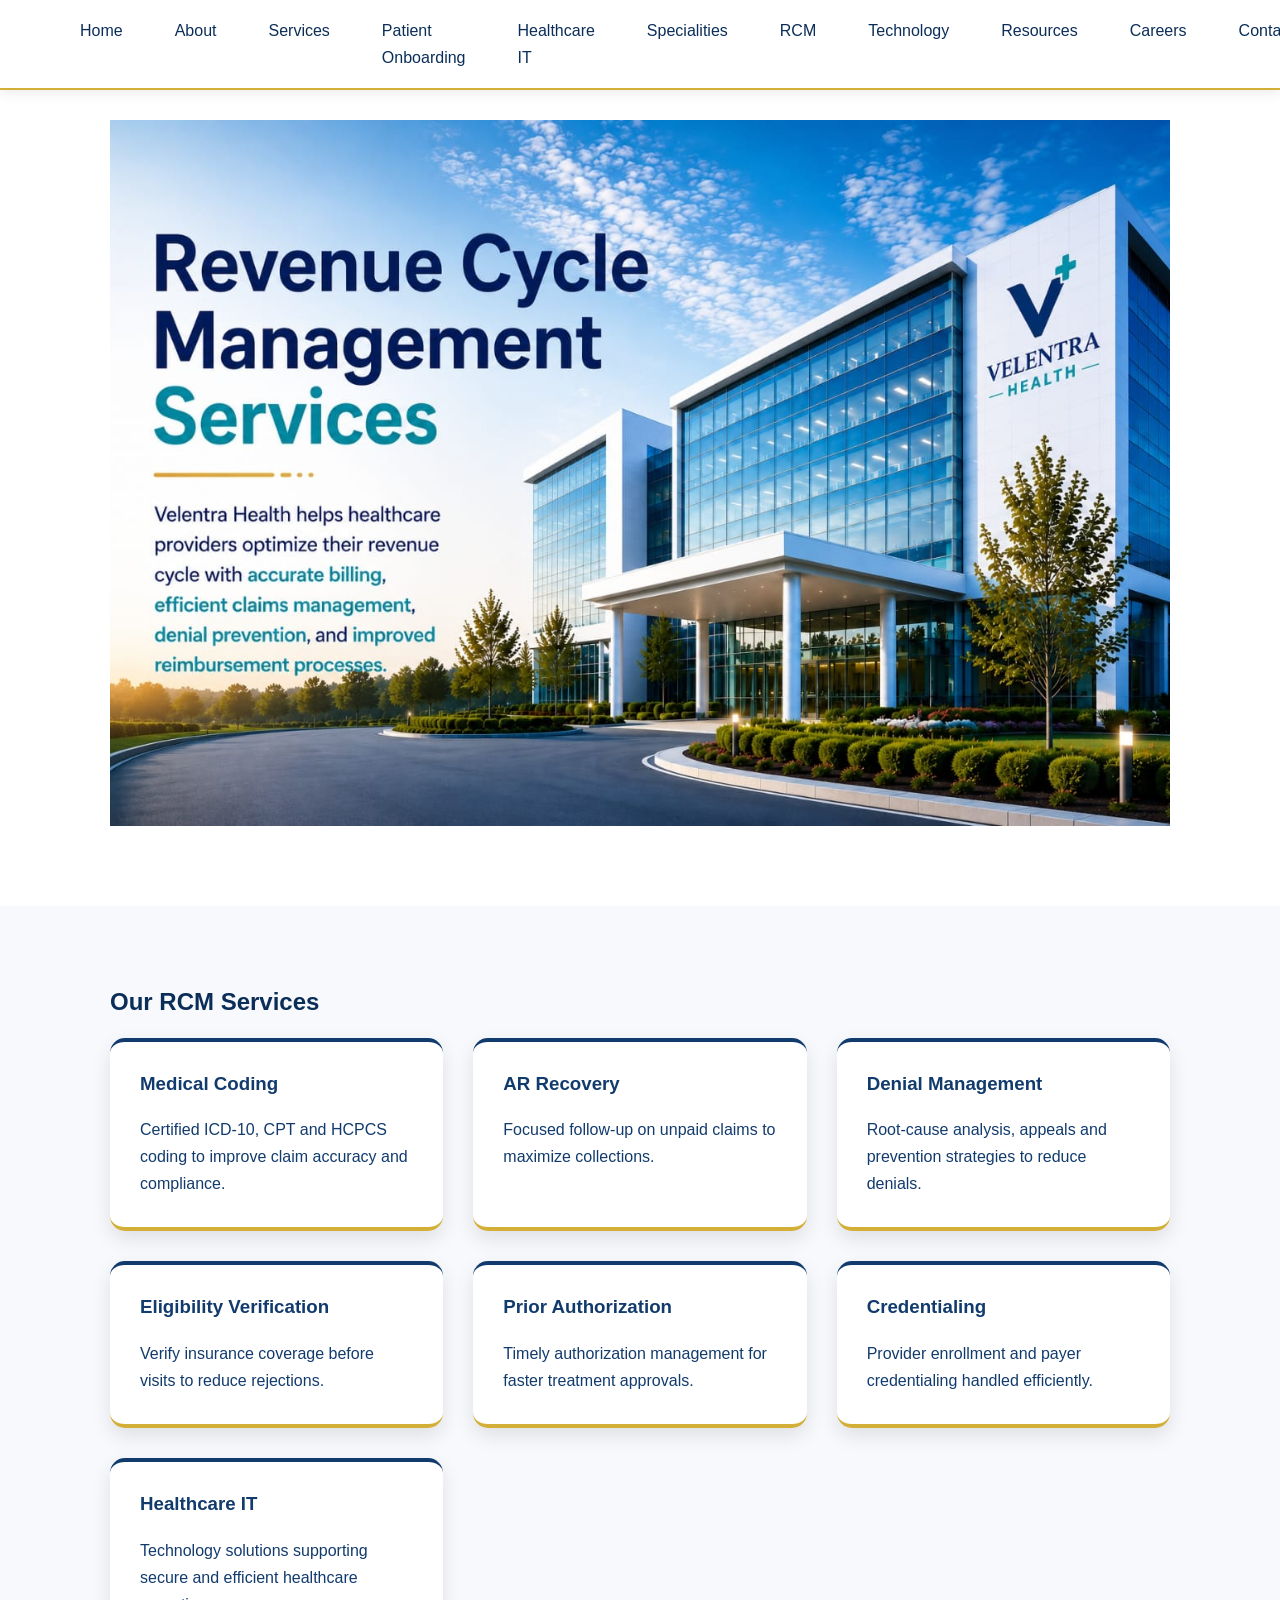
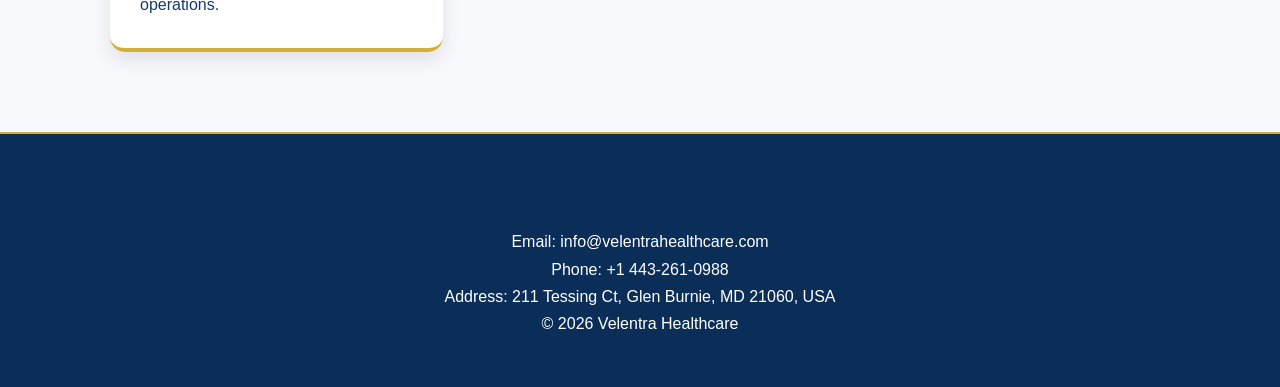
<file: rcm.html>
<!DOCTYPE html>
<html lang="en">
<head>
<meta charset="UTF-8">
<meta name="viewport" content="width=device-width, initial-scale=1.0">

<title>Revenue Cycle Management (RCM) Services | Velentra Healthcare</title>

<meta name="description" content="Velentra Healthcare provides comprehensive Revenue Cycle Management (RCM) services to help healthcare providers increase revenue, reduce claim denials, and improve financial performance.">

<meta name="keywords" content="Revenue Cycle Management, RCM services, medical billing, claims management, denial management, healthcare revenue cycle, Velentra Healthcare">

<meta name="author" content="Velentra Healthcare">

<link rel="canonical" href="https://www.velentrahealthcare.com/rcm.html">

<meta property="og:title" content="Revenue Cycle Management (RCM) Services | Velentra Healthcare">
<meta property="og:description" content="Discover Velentra Healthcare's Revenue Cycle Management services designed to optimize billing, reduce denials, and maximize reimbursements.">
<meta property="og:type" content="website">
<meta property="og:url" content="https://www.velentrahealthcare.com/rcm.html">
<meta property="og:image" content="https://www.velentrahealthcare.com/logo.png">
<meta property="og:site_name" content="Velentra Healthcare">

<meta name="twitter:card" content="summary_large_image">
<meta name="twitter:title" content="Revenue Cycle Management (RCM) Services | Velentra Healthcare">
<meta name="twitter:description" content="Velentra Healthcare provides comprehensive Revenue Cycle Management (RCM) services to help healthcare providers increase revenue, reduce claim denials, and improve financial performance.">
<meta name="twitter:image" content="https://www.velentrahealthcare.com/logo.png">

<link rel="stylesheet" href="style.css">
<link rel="icon" type="image/png" href="favicon.png">
<!-- Google tag (gtag.js) -->
<script async src="https://www.googletagmanager.com/gtag/js?id=G-3C5YDJTZJE"></script>
<script>
  window.dataLayer = window.dataLayer || [];
  function gtag(){dataLayer.push(arguments);}
  gtag('js', new Date());

  gtag('config', 'G-3C5YDJTZJE');
</script>
</head>
<body>

<header class="main-header">

    <div class="header-top">

        <div class="header-logo">
            <a href="index.html">
                <img src="logo.png" alt="Velentra Health Logo" class="logo">
            </a>
        </div>
<button class="menu-toggle" id="menu-toggle" aria-label="Menu">
        <span></span>
        <span></span>
        <span></span>
</button>

    </div>

    

    <nav id="navbar">

        <a href="index.html">Home</a>
        <a href="about.html">About</a>
        <a href="services.html">Services</a>
       <a href="patient-onboarding.html">Patient Onboarding</a>
        <a href="healthcare-it.html">Healthcare IT</a>
        <a href="specialities.html">Specialities</a>
        <a href="rcm.html" class="active">RCM</a>
        <a href="technology.html">Technology</a>
        <a href="resources.html">Resources</a>
        <a href="careers.html">Careers</a>
        <a href="contact.html">Contact</a>

    </nav>

</header>
<section class="about-banner">
    <div class="container">
        <img src="rcm-banner.png" alt="Revenue Cycle Management">
    </div>
</section>

<section class="rcm-services">
    <div class="container">
        <h2>Our RCM Services</h2>

        <div class="services-grid">
           

            <div class="service-card">
                <h3>Medical Coding</h3>
                <p>Certified ICD-10, CPT and HCPCS coding to improve claim accuracy and compliance.</p>
            </div>

            <div class="service-card">
                <h3>AR Recovery</h3>
                <p>Focused follow-up on unpaid claims to maximize collections.</p>
            </div>

            <div class="service-card">
                <h3>Denial Management</h3>
                <p>Root-cause analysis, appeals and prevention strategies to reduce denials.</p>
            </div>

            <div class="service-card">
                <h3>Eligibility Verification</h3>
                <p>Verify insurance coverage before visits to reduce rejections.</p>
            </div>

            <div class="service-card">
                <h3>Prior Authorization</h3>
                <p>Timely authorization management for faster treatment approvals.</p>
            </div>

            <div class="service-card">
                <h3>Credentialing</h3>
                <p>Provider enrollment and payer credentialing handled efficiently.</p>
            </div>

            <div class="service-card">
                <h3>Healthcare IT</h3>
                <p>Technology solutions supporting secure and efficient healthcare operations.</p>
            </div>
        </div>
    </div>
</section>

<footer id="footer">
<div class="container">
<h3>Velentra Healthcare</h3>
<p>Email: info@velentrahealthcare.com</p>
<p>Phone: <a href="tel:+14432610988">+1 443-261-0988</a></p>
  <p>Address: 211 Tessing Ct, Glen Burnie, MD 21060, USA</p>
  <p>&copy; 2026 Velentra Healthcare</p>
</div>
</footer>
<script src="script.js"></script>
</body>
</html>
</file>
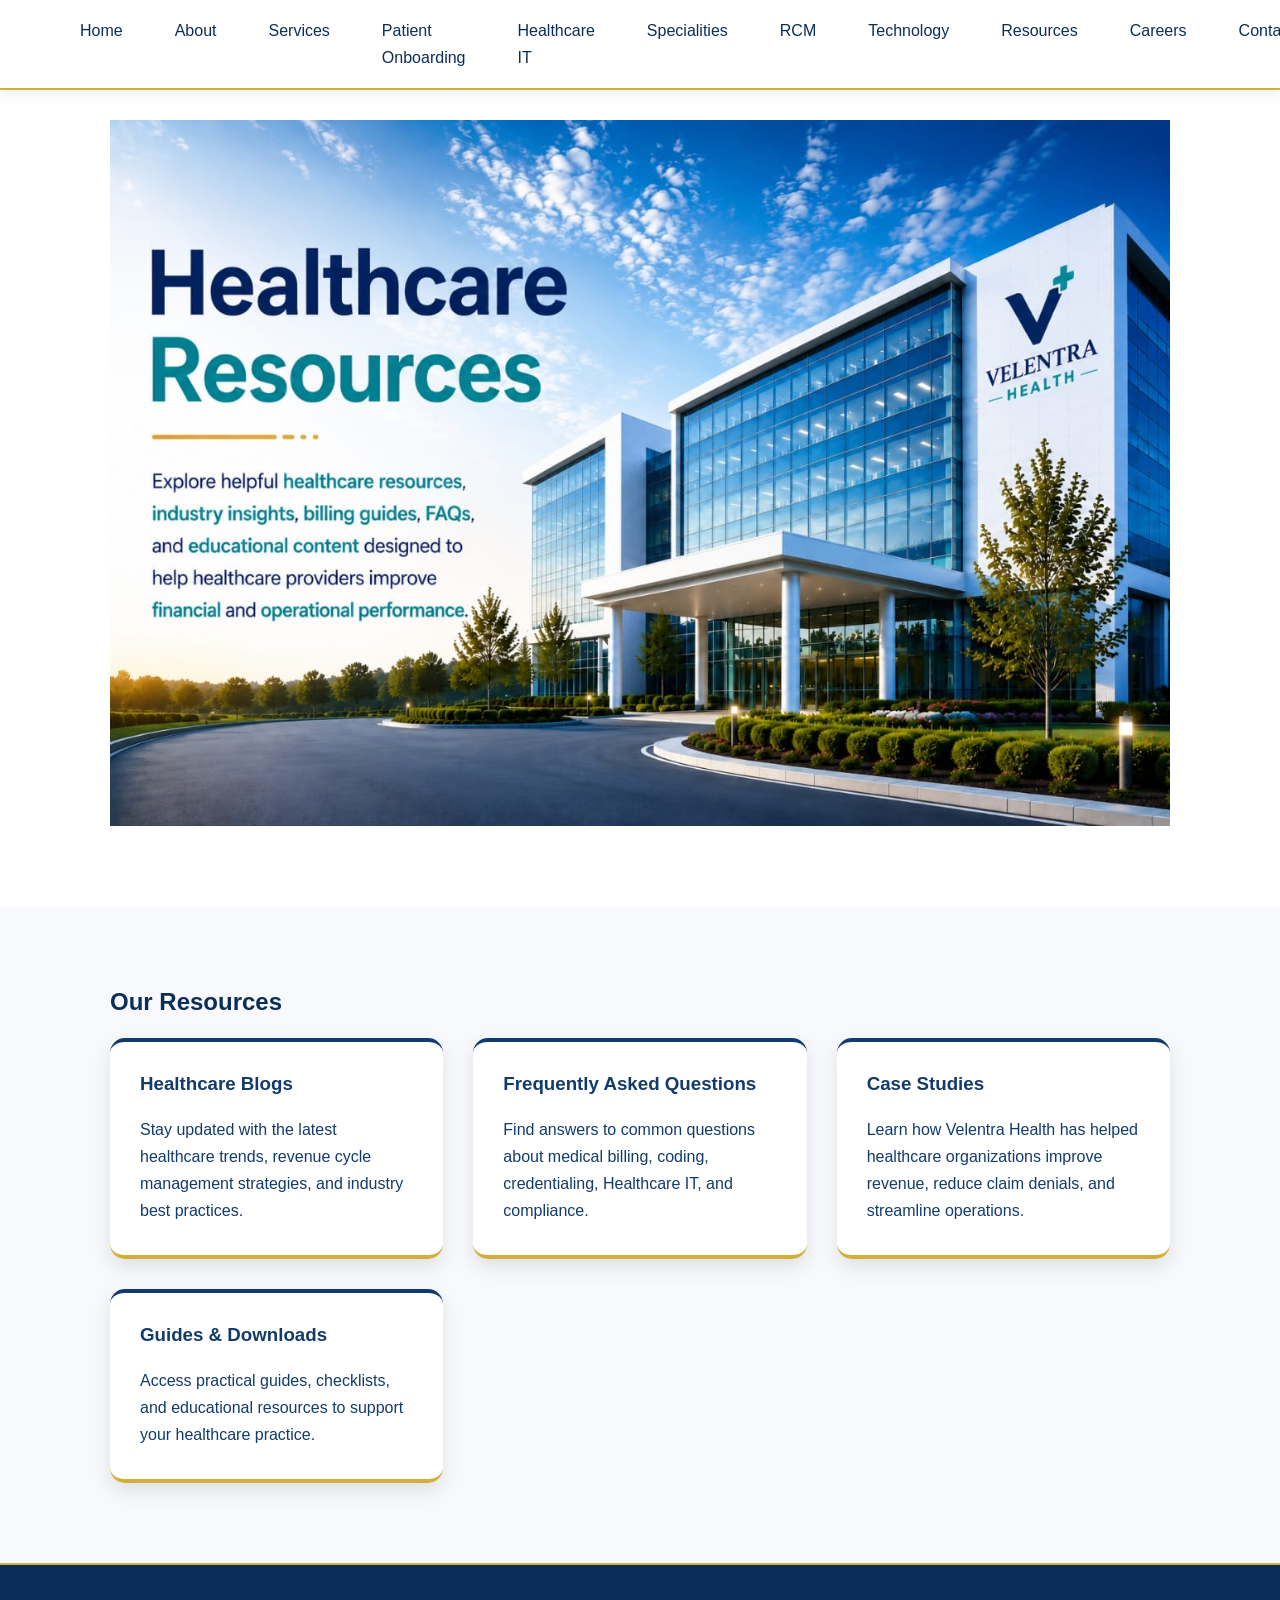
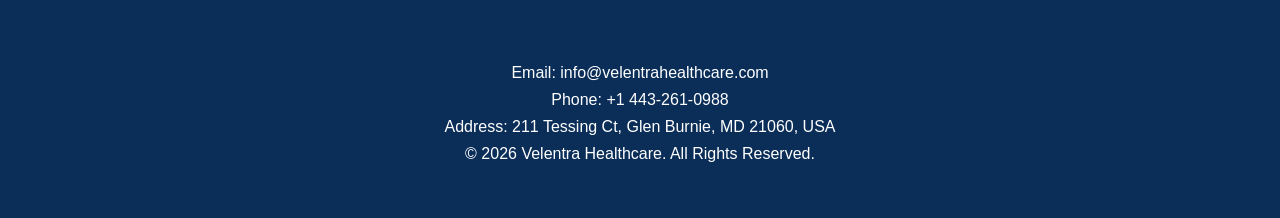
<file: resources.html>
<!DOCTYPE html>
<html lang="en">
<head>
<meta charset="UTF-8">
<meta name="viewport" content="width=device-width, initial-scale=1.0">

<title>Healthcare Resources & Insights | Velentra Health</title>

<meta name="description" content="Explore healthcare resources, industry insights, revenue cycle management guides, medical billing updates, and best practices from Velentra Health.">

<meta name="keywords" content="healthcare resources, medical billing guides, RCM insights, healthcare blog, revenue cycle management, Velentra Health">

<meta name="author" content="Velentra Health">

<link rel="canonical" href="https://www.velentrahealthcare.com/resources.html">

<meta property="og:title" content="Healthcare Resources & Insights | Velentra Health">
<meta property="og:description" content="Stay informed with healthcare resources, medical billing insights, and revenue cycle management updates from Velentra Health.">
<meta property="og:type" content="website">
<meta property="og:url" content="https://www.velentrahealthcare.com/resources.html">
<meta property="og:image" content="https://www.velentrahealthcare.com/logo.png">
<meta property="og:site_name" content="Velentra Health">

<meta name="twitter:card" content="summary_large_image">
<meta name="twitter:title" content="Healthcare Resources & Insights | Velentra Health">
<meta name="twitter:description" content="Explore healthcare resources, industry insights, revenue cycle management guides, medical billing updates, and best practices from Velentra Health.">
<meta name="twitter:image" content="https://www.velentrahealthcare.com/logo.png">

<link rel="stylesheet" href="style.css">
<link rel="icon" type="image/png" href="favicon.png">
<!-- Google tag (gtag.js) -->
<script async src="https://www.googletagmanager.com/gtag/js?id=G-3C5YDJTZJE"></script>
<script>
  window.dataLayer = window.dataLayer || [];
  function gtag(){dataLayer.push(arguments);}
  gtag('js', new Date());

  gtag('config', 'G-3C5YDJTZJE');
</script>
</head>
<body>

<header class="main-header">

    <div class="header-top">

        

        <div class="header-logo">
            <a href="index.html">
                <img src="logo.png" alt="Velentra Health Logo" class="logo">
            </a>
        </div>

    <button class="menu-toggle" id="menu-toggle" aria-label="Menu">
        <span></span>
        <span></span>
        <span></span>
    </button>
      

    </div>

    <nav id="navbar">

        <a href="index.html">Home</a>
        <a href="about.html">About</a>
        <a href="services.html">Services</a>
       <a href="patient-onboarding.html">Patient Onboarding</a>
        <a href="healthcare-it.html">Healthcare IT</a>
        <a href="specialities.html">Specialities</a>
        <a href="rcm.html">RCM</a>
        <a href="technology.html">Technology</a>
        <a href="resources.html" class="active">Resources</a>
        <a href="careers.html">Careers</a>
        <a href="contact.html">Contact</a>

    </nav>

          </header>
<section class="about-banner">
    <div class="container">
        <img src="resources-banner.png" alt="Resources">
    </div>
</section>
<section class="resources-section">
    <div class="container">

        <h2>Our Resources</h2>

        <div class="services-grid">

            <div class="service-card">
                <h3>Healthcare Blogs</h3>
                <p>Stay updated with the latest healthcare trends, revenue cycle management strategies, and industry best practices.</p>
            </div>

            <div class="service-card">
                <h3>Frequently Asked Questions</h3>
                <p>Find answers to common questions about medical billing, coding, credentialing, Healthcare IT, and compliance.</p>
            </div>

            <div class="service-card">
                <h3>Case Studies</h3>
                <p>Learn how Velentra Health has helped healthcare organizations improve revenue, reduce claim denials, and streamline operations.</p>
            </div>

            <div class="service-card">
                <h3>Guides & Downloads</h3>
                <p>Access practical guides, checklists, and educational resources to support your healthcare practice.</p>
            </div>

        </div>

    </div>
</section>


<footer id="footer">
<div class="container">
<h3>Velentra Healthcare</h3>
<p>Email: info@velentrahealthcare.com</p>
<p>Phone: <a href="tel:+14432610988">+1 443-261-0988</a></p>
  <p>Address: 211 Tessing Ct, Glen Burnie, MD 21060, USA</p>
  <p>&copy; 2026 Velentra Healthcare. All Rights Reserved.</p>
</div>
</footer>
<script src="script.js"></script>
</body>
</html>
</file>
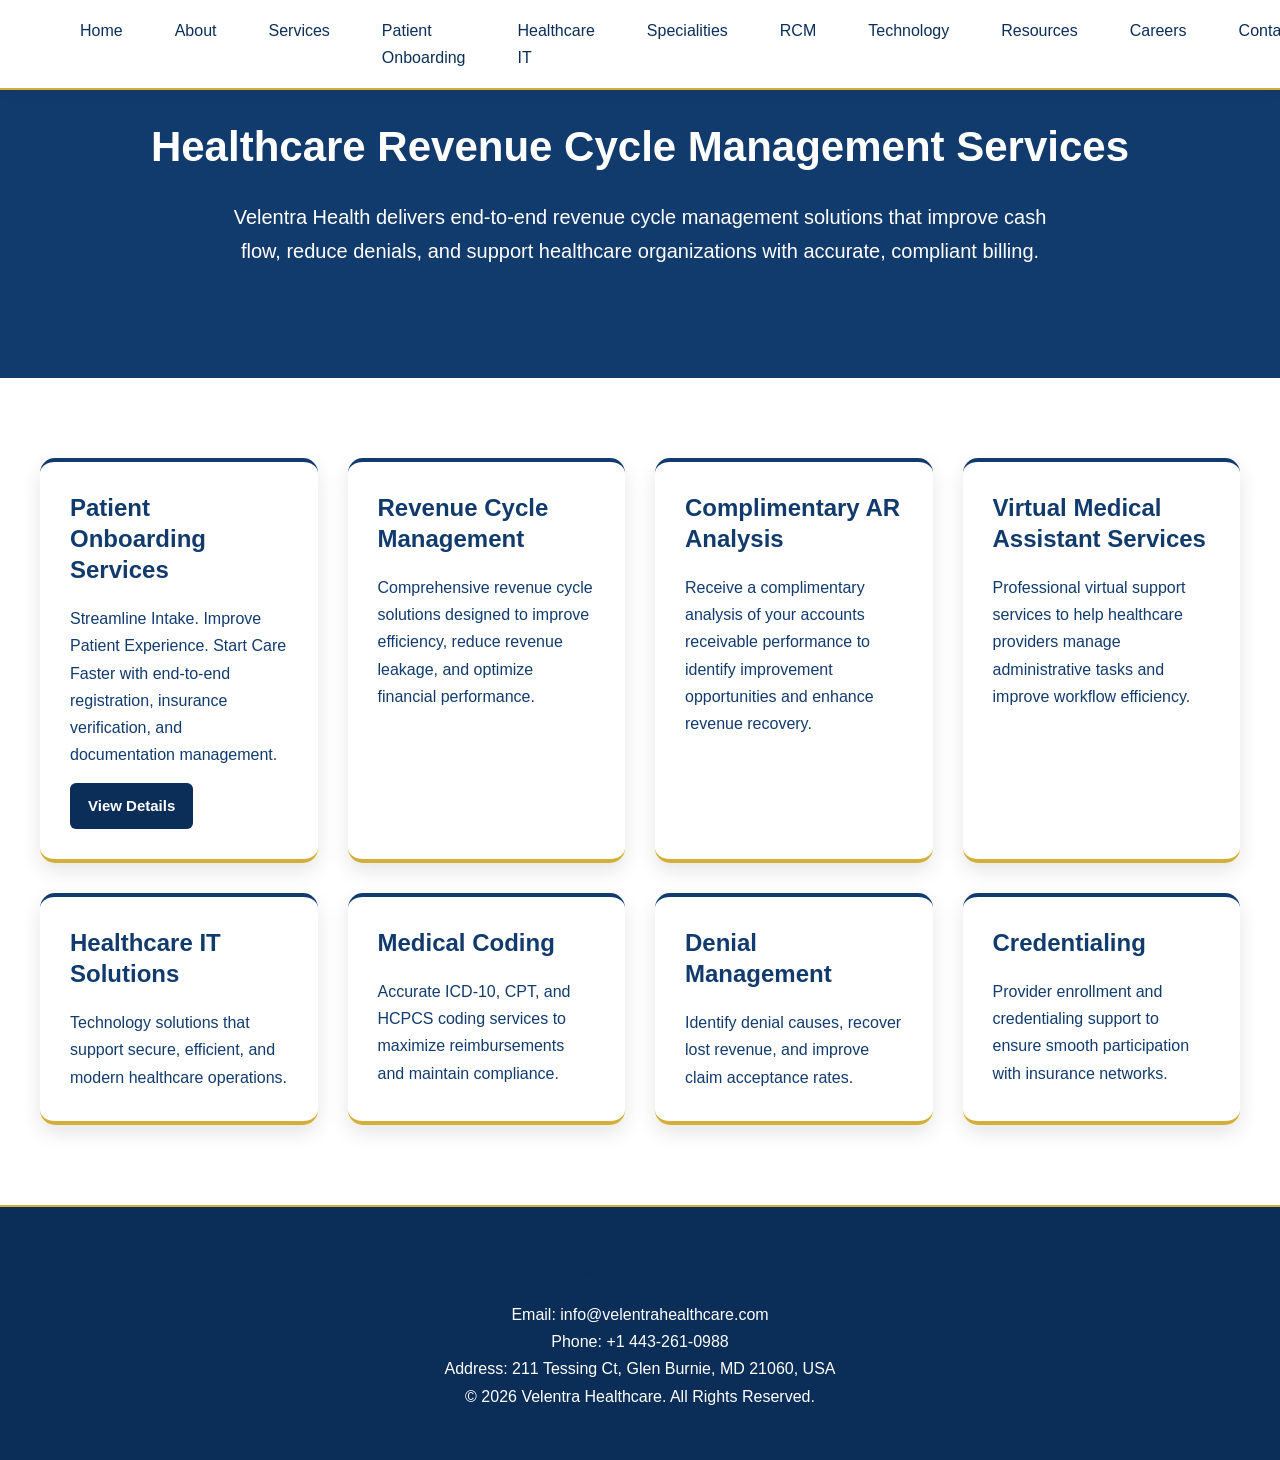
<file: services.html>
<!DOCTYPE html>
<html lang="en">
<head>
<meta charset="UTF-8">
<meta name="viewport" content="width=device-width, initial-scale=1.0">

<title>Healthcare Revenue Cycle Management Services | Velentra Healthcare</title>

<meta name="description" content="Velentra Healthcare provides professional Revenue Cycle Management services including medical billing, medical coding, denial management, credentialing, accounts receivable management, and revenue cycle consulting.">

<meta name="keywords" content="Revenue Cycle Management, Medical Billing, Medical Coding, Credentialing, Denial Management, Accounts Receivable, Healthcare Services, Velentra Healthcare">

<meta name="author" content="Velentra Healthcare">

<link rel="canonical" href="https://manoobabi-dot.github.io/velentra-health-1/services.html">

<meta property="og:title" content="Healthcare Revenue Cycle Management Services | Velentra Healthcare">
<meta property="og:description" content="Explore Velentra Healthcare's Revenue Cycle Management services, including medical billing, coding, denial management, credentialing, and consulting solutions.">
<meta property="og:type" content="website">
<meta property="og:url" content="https://manoobabi-dot.github.io/velentra-health-1/services.html">
<meta property="og:image" content="https://manoobabi-dot.github.io/velentra-health-1/logo.png">
<meta property="og:site_name" content="Velentra Healthcare">

<meta name="twitter:card" content="summary_large_image">
<meta name="twitter:title" content="Healthcare Revenue Cycle Management Services | Velentra Healthcare">
<meta name="twitter:description" content="Professional Revenue Cycle Management services by Velentra Healthcare to improve revenue, reduce denials, and optimize healthcare operations.">
<meta name="twitter:image" content="https://manoobabi-dot.github.io/velentra-health-1/logo.png">

<link rel="stylesheet" href="style.css">
<link rel="icon" type="image/png" href="favicon.png">
<!-- Google tag (gtag.js) -->
<script async src="https://www.googletagmanager.com/gtag/js?id=G-3C5YDJTZJE"></script>
<script>
  window.dataLayer = window.dataLayer || [];
  function gtag(){dataLayer.push(arguments);}
  gtag('js', new Date());

  gtag('config', 'G-3C5YDJTZJE');
</script>
</head>
<link rel="canonical" href="https://manoobabi-dot.github.io/velentra-health-1/services.html">

<meta property="og:url" content="https://manoobabi-dot.github.io/velentra-health-1/services.html">

<meta property="og:image" content="https://manoobabi-dot.github.io/velentra-health-1/logo.png">

<meta name="twitter:image" content="https://manoobabi-dot.github.io/velentra-health-1/logo.png">
<body>


  <header class="main-header">

    <div class="header-top">


        <div class="header-logo">
            <a href="index.html">
                <img src="logo.png" alt="Velentra Health Logo" class="logo">
            </a>
        </div>
<button class="menu-toggle" id="menu-toggle" aria-label="Menu">
        <span></span>
        <span></span>
        <span></span>
</button>
    </div>

    

    <nav id="navbar">

        <a href="index.html">Home</a>
        <a href="about.html">About</a>
        <a href="services.html" class="active">Services</a>
       <a href="patient-onboarding.html">Patient Onboarding</a>
        <a href="healthcare-it.html">Healthcare IT</a>
        <a href="specialities.html">Specialities</a>
        <a href="rcm.html">RCM</a>
        <a href="technology.html">Technology</a>
        <a href="resources.html">Resources</a>
        <a href="careers.html">Careers</a>
        <a href="contact.html">Contact</a>

    </nav>

  </header>
  <!-- Page Hero -->
  <section class="page-hero">

    <div class="container">
      <h1>Healthcare Revenue Cycle Management Services</h1>
      <p>
        Velentra Health delivers end-to-end revenue cycle management solutions
        that improve cash flow, reduce denials, and support healthcare
        organizations with accurate, compliant billing.
      </p>
    </div>
  </section>

  <!-- Services -->
  <section class="services-section">
    
<div class="services-grid">
<div class="service-card">
    <h2>Patient Onboarding Services</h2>
    <p>Streamline Intake. Improve Patient Experience. Start Care Faster with end-to-end registration, insurance verification, and documentation management.</p> 
    <a href="patient-onboarding.html" target="_blank" rel="noopener noreferrer" class="details-btn">View Details</a>
</div>
  
    <div class="service-card">
        <h2>Revenue Cycle Management</h2>
        <p>
            Comprehensive revenue cycle solutions designed to improve efficiency,
            reduce revenue leakage, and optimize financial performance.
        </p>
    </div>

    <div class="service-card">
        <h2>Complimentary AR Analysis</h2>
        <p>
            Receive a complimentary analysis of your accounts receivable performance
            to identify improvement opportunities and enhance revenue recovery.
        </p>
    </div>

    <div class="service-card">
        <h2>Virtual Medical Assistant Services</h2>
        <p>
            Professional virtual support services to help healthcare providers
            manage administrative tasks and improve workflow efficiency.
        </p>
    </div>

    <div class="service-card">
        <h2>Healthcare IT Solutions</h2>
        <p>
            Technology solutions that support secure, efficient, and modern
            healthcare operations.
        </p>
    </div>

    <div class="service-card">
        <h2>Medical Coding</h2>
        <p>
            Accurate ICD-10, CPT, and HCPCS coding services to maximize
            reimbursements and maintain compliance.
        </p>
    </div>

    <div class="service-card">
        <h2>Denial Management</h2>
        <p>
            Identify denial causes, recover lost revenue, and improve
            claim acceptance rates.
        </p>
    </div>

    <div class="service-card">
        <h2>Credentialing</h2>
        <p>
            Provider enrollment and credentialing support to ensure smooth
            participation with insurance networks.
        </p>
    </div>

</div>
    </div>
  </section>

<footer id="footer">
    <div class="container">
        <h3>Velentra Health</h3>
    
        <p>Email: info@velentrahealthcare.com</p>
      <p>Phone: <a href="tel:+14432610988">+1 443-261-0988</a></p>
      <p>Address: 211 Tessing Ct, Glen Burnie, MD 21060, USA</p>
        <p>&copy; 2026 Velentra Healthcare. All Rights Reserved.</p>
    </div>
</footer>
<script src="script.js"></script>
</body>
</html>
</file>
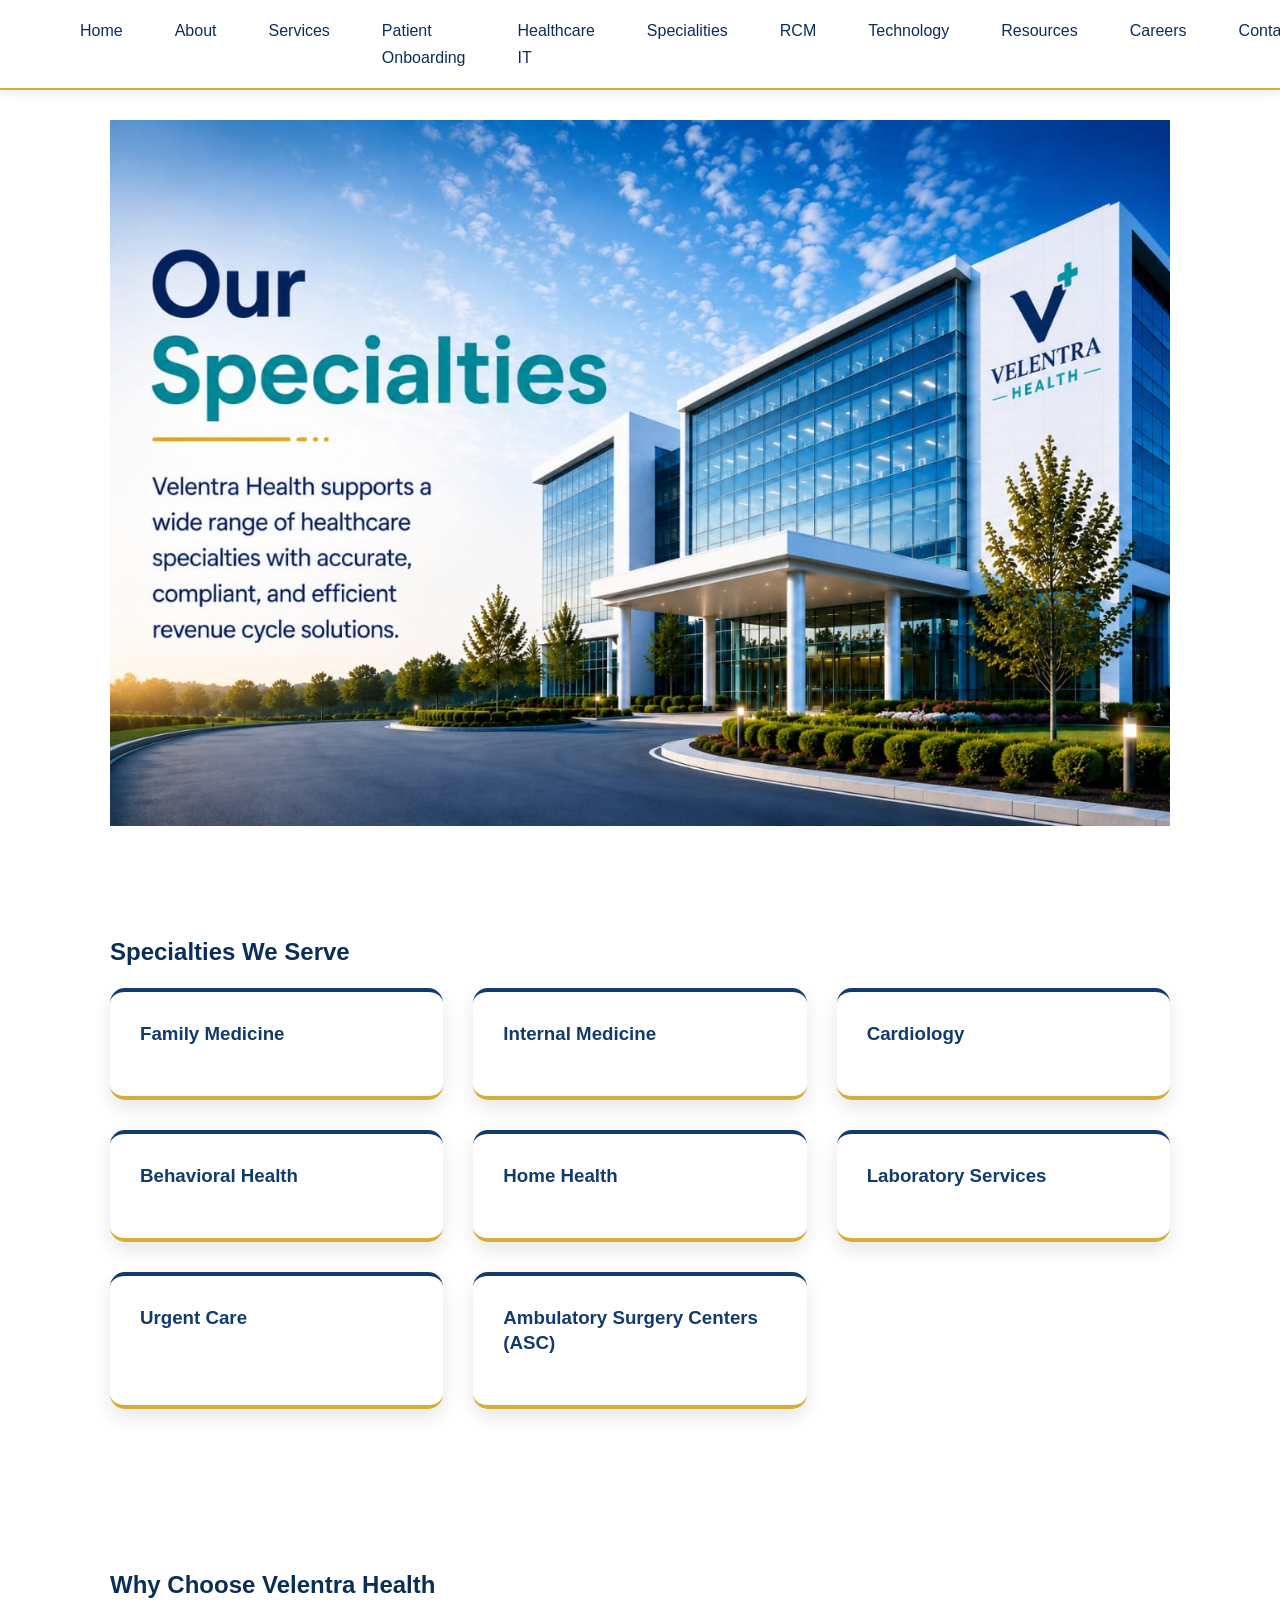
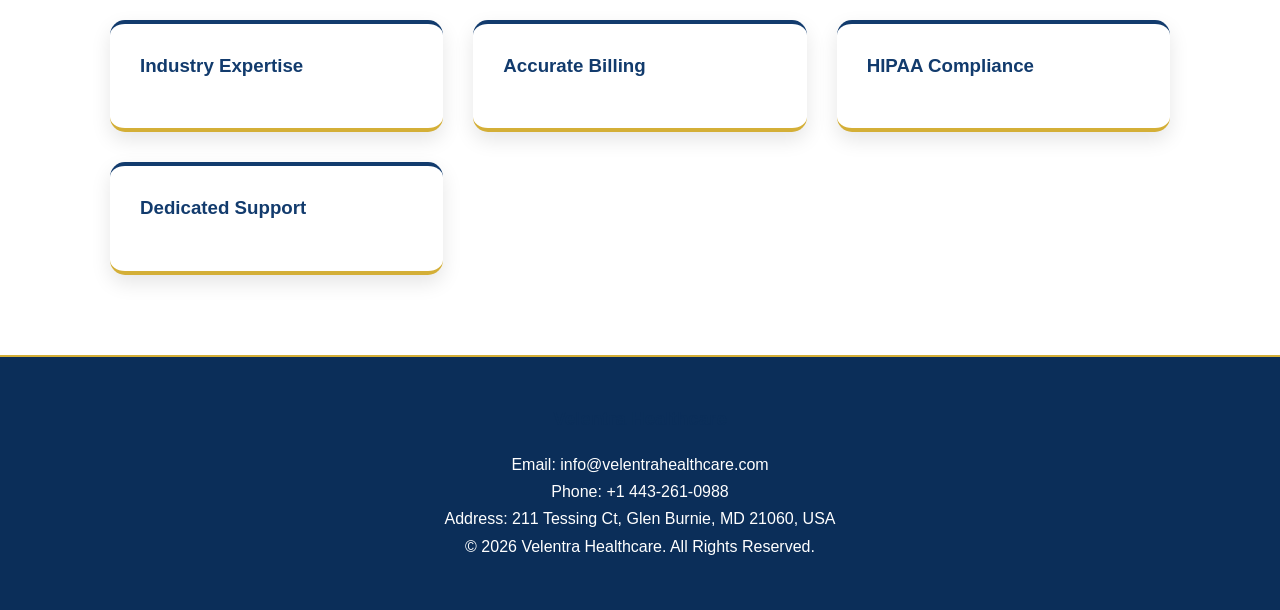
<file: specialities.html>
<!DOCTYPE html>
<html lang="en">
  <head>
<meta charset="UTF-8">
<meta name="viewport" content="width=device-width, initial-scale=1.0">

<title>Healthcare Specialties | Medical Practice Solutions | Velentra Health</title>

<meta name="description" content="Velentra Health supports multiple healthcare specialties with customized medical billing, coding, credentialing, and revenue cycle management solutions.">

<meta name="keywords" content="healthcare specialties, medical billing specialties, physician billing, specialty medical practices, revenue cycle management, Velentra Health">

<meta name="author" content="Velentra Health">

<link rel="canonical" href="https://www.velentrahealthcare.com/specialities.html">

<meta property="og:title" content="Healthcare Specialties | Velentra Health">
<meta property="og:description" content="Explore the healthcare specialties served by Velentra Health with tailored revenue cycle management and medical billing solutions.">
<meta property="og:type" content="website">
<meta property="og:url" content="https://www.velentrahealthcare.com/specialities.html">
<meta property="og:image" content="https://www.velentrahealthcare.com/logo.png">
<meta property="og:site_name" content="Velentra Health">

<meta name="twitter:card" content="summary_large_image">
<meta name="twitter:title" content="Healthcare Specialties | Medical Practice Solutions | Velentra Health">
<meta name="twitter:description" content="Velentra Health supports multiple healthcare specialties with customized medical billing, coding, credentialing, and revenue cycle management solutions.">
<meta name="twitter:image" content="https://www.velentrahealthcare.com/logo.png">

<link rel="stylesheet" href="style.css">
<link rel="icon" type="image/png" href="favicon.png">
<!-- Google tag (gtag.js) -->
<script async src="https://www.googletagmanager.com/gtag/js?id=G-3C5YDJTZJE"></script>
<script>
  window.dataLayer = window.dataLayer || [];
  function gtag(){dataLayer.push(arguments);}
  gtag('js', new Date());

  gtag('config', 'G-3C5YDJTZJE');
</script>
  </head>  
<body>
  <header class="main-header">

    <div class="header-top">

        <div class="header-logo">
            <a href="index.html">
                <img src="logo.png" alt="Velentra Health Logo" class="logo">
            </a>
        </div>

    
    <button class="menu-toggle" id="menu-toggle" aria-label="Menu">
        <span></span>
        <span></span>
        <span></span>
    </button>

    </div>


    <nav id="navbar">

        <a href="index.html">Home</a>
        <a href="about.html">About</a>
        <a href="services.html">Services</a>
       <a href="patient-onboarding.html">Patient Onboarding</a>
        <a href="healthcare-it.html">Healthcare IT</a>
        <a href="specialities.html" class="active">Specialities</a>
        <a href="rcm.html">RCM</a>
        <a href="technology.html">Technology</a>
        <a href="resources.html">Resources</a>
        <a href="careers.html">Careers</a>
        <a href="contact.html">Contact</a>

    </nav>

</header>
<section class="about-banner">
    <div class="container">
        <img src="specialities-banner.png" alt="Specialities">
    </div>
</section>


<section class="about">
<div class="container">
<h2>Specialties We Serve</h2>
<div class="features">
<div class="feature-card"><h3>Family Medicine</h3></div>
<div class="feature-card"><h3>Internal Medicine</h3></div>
<div class="feature-card"><h3>Cardiology</h3></div>
<div class="feature-card"><h3>Behavioral Health</h3></div>
<div class="feature-card"><h3>Home Health</h3></div>
<div class="feature-card"><h3>Laboratory Services</h3></div>
<div class="feature-card"><h3>Urgent Care</h3></div>
<div class="feature-card"><h3>Ambulatory Surgery Centers (ASC)</h3></div>
</div>
</div>
</section>

<section id="why-choose">
<div class="container">
<h2>Why Choose Velentra Health</h2>
<div class="features">
<div class="feature-card"><h3>Industry Expertise</h3></div>
<div class="feature-card"><h3>Accurate Billing</h3></div>
<div class="feature-card"><h3>HIPAA Compliance</h3></div>
<div class="feature-card"><h3>Dedicated Support</h3></div>
</div>
</div>
</section>

<footer id="footer">
<div class="container">
<h3>Velentra Healthcare</h3>
<p>Email: info@velentrahealthcare.com</p>
<p>Phone: <a href="tel:+14432610988">+1 443-261-0988</a></p>
  <p>Address: 211 Tessing Ct, Glen Burnie, MD 21060, USA</p>
  <p>&copy; 2026 Velentra Healthcare. All Rights Reserved.</p>
</div>
</footer>
<script src="script.js"></script>
</body>
</html>
</file>
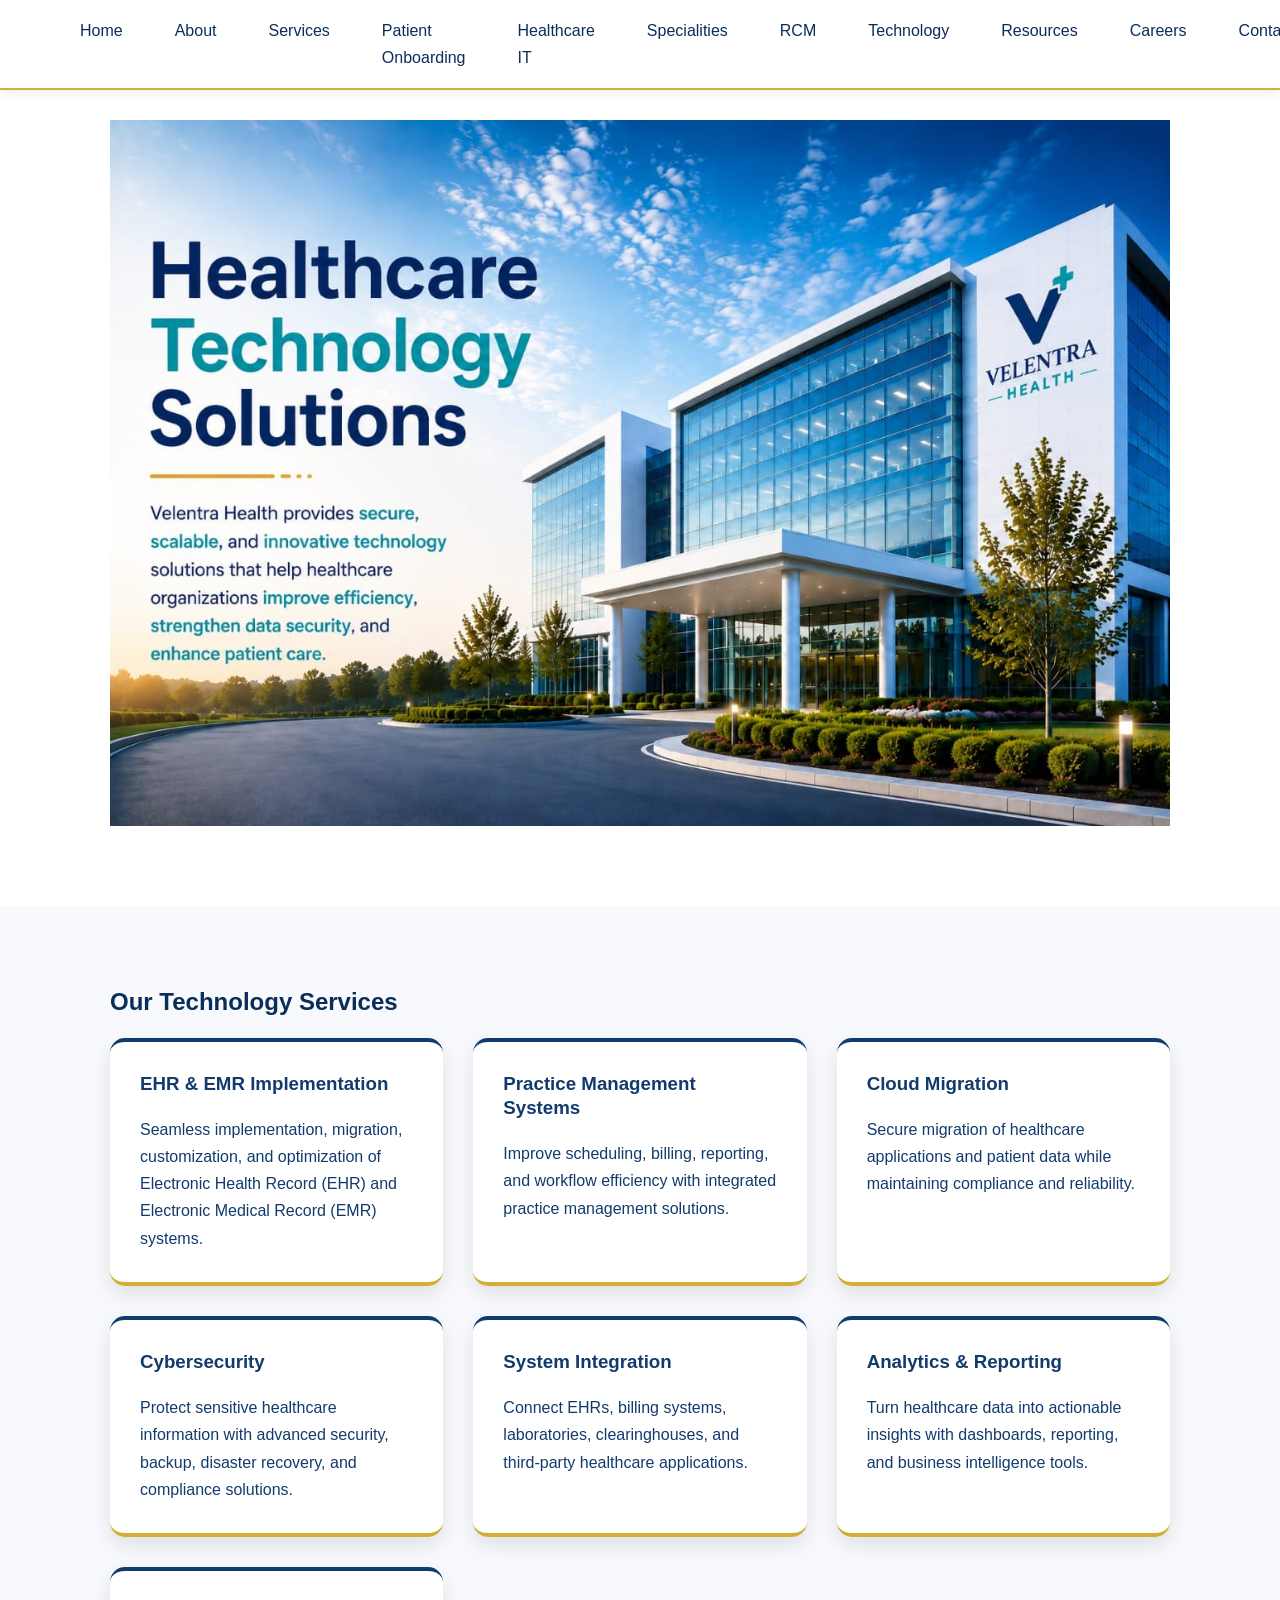
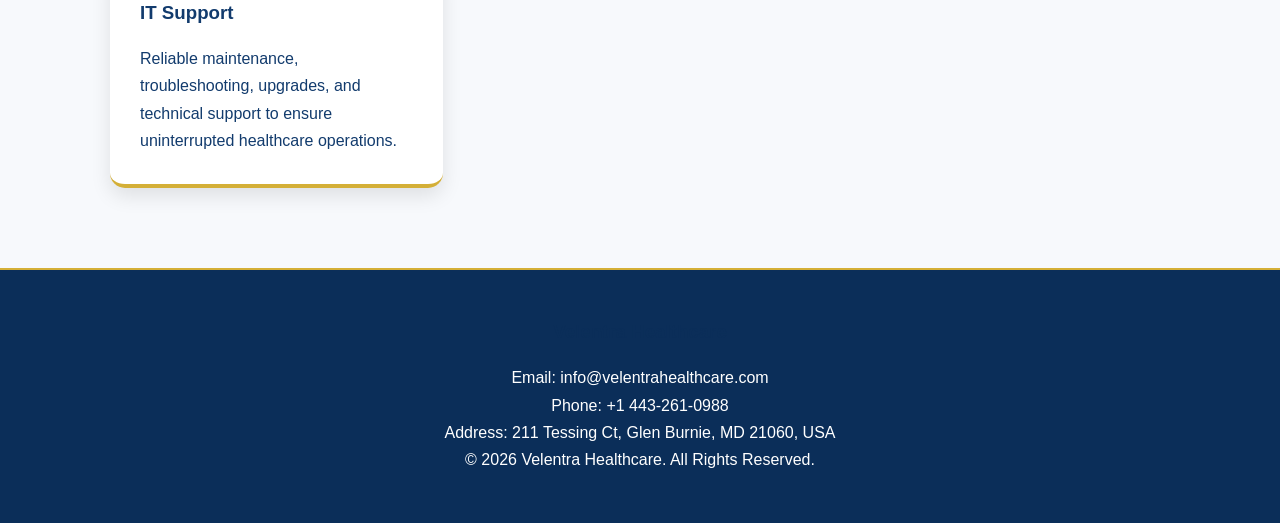
<file: technology.html>
<!DOCTYPE html>
<html lang="en">
<head>
<meta charset="UTF-8">
<meta name="viewport" content="width=device-width, initial-scale=1.0">

<title>Healthcare Technology Solutions | Velentra Health</title>

<meta name="description" content="Discover Velentra Health's healthcare technology solutions that improve efficiency, security, workflow automation, and revenue cycle performance for healthcare providers.">

<meta name="keywords" content="healthcare technology, healthcare automation, medical technology, healthcare software, revenue cycle technology, Velentra Health">

<meta name="author" content="Velentra Health">

<link rel="canonical" href="https://www.velentrahealthcare.com/technology.html">

<meta property="og:title" content="Healthcare Technology Solutions | Velentra Health">
<meta property="og:description" content="Explore innovative healthcare technology solutions from Velentra Health designed to improve operational efficiency and patient care.">
<meta property="og:type" content="website">
<meta property="og:url" content="https://www.velentrahealthcare.com/technology.html">
<meta property="og:image" content="https://www.velentrahealthcare.com/logo.png">
<meta property="og:site_name" content="Velentra Health">

<meta name="twitter:card" content="summary_large_image">
<meta name="twitter:title" content="Healthcare Technology Solutions | Velentra Health">
<meta name="twitter:description" content="Discover Velentra Health's healthcare technology solutions that improve efficiency, security, workflow automation, and revenue cycle performance for healthcare providers.">
<meta name="twitter:image" content="https://www.velentrahealthcare.com/logo.png">

<link rel="stylesheet" href="style.css">
<link rel="icon" type="image/png" href="favicon.png">
<!-- Google tag (gtag.js) -->
<script async src="https://www.googletagmanager.com/gtag/js?id=G-3C5YDJTZJE"></script>
<script>
  window.dataLayer = window.dataLayer || [];
  function gtag(){dataLayer.push(arguments);}
  gtag('js', new Date());

  gtag('config', 'G-3C5YDJTZJE');
</script>
</head>
<body>
<header class="main-header">

    <div class="header-top">

  

        <div class="header-logo">
            <a href="index.html">
                <img src="logo.png" alt="Velentra Health Logo" class="logo">
            </a>
        </div>

  
    <button class="menu-toggle" id="menu-toggle" aria-label="Menu">
        <span></span>
        <span></span>
        <span></span>
    </button>

    </div>


    <nav id="navbar">

        <a href="index.html">Home</a>
        <a href="about.html">About</a>
        <a href="services.html">Services</a>
       <a href="patient-onboarding.html">Patient Onboarding</a>
        <a href="healthcare-it.html">Healthcare IT</a>
        <a href="specialities.html">Specialities</a>
        <a href="rcm.html">RCM</a>
        <a href="technology.html" class="active">Technology</a>
        <a href="resources.html">Resources</a>
        <a href="careers.html">Careers</a>
        <a href="contact.html">Contact</a>

    </nav>

  </header>
<section class="about-banner">
    <div class="container">
        <img src="technology-banner.png" alt="Technology">
    </div>
</section>

<section class="technology-services">
    <div class="container">
        <h2>Our Technology Services</h2>

        <div class="services-grid">

            <div class="service-card">
                <h3>EHR & EMR Implementation</h3>
                <p>Seamless implementation, migration, customization, and optimization of Electronic Health Record (EHR) and Electronic Medical Record (EMR) systems.</p>
            </div>

            <div class="service-card">
                <h3>Practice Management Systems</h3>
                <p>Improve scheduling, billing, reporting, and workflow efficiency with integrated practice management solutions.</p>
            </div>

            <div class="service-card">
                <h3>Cloud Migration</h3>
                <p>Secure migration of healthcare applications and patient data while maintaining compliance and reliability.</p>
            </div>

            <div class="service-card">
                <h3>Cybersecurity</h3>
                <p>Protect sensitive healthcare information with advanced security, backup, disaster recovery, and compliance solutions.</p>
            </div>

            <div class="service-card">
                <h3>System Integration</h3>
                <p>Connect EHRs, billing systems, laboratories, clearinghouses, and third-party healthcare applications.</p>
            </div>

            <div class="service-card">
                <h3>Analytics & Reporting</h3>
                <p>Turn healthcare data into actionable insights with dashboards, reporting, and business intelligence tools.</p>
            </div>

            <div class="service-card">
                <h3>IT Support</h3>
                <p>Reliable maintenance, troubleshooting, upgrades, and technical support to ensure uninterrupted healthcare operations.</p>
            </div>

        </div>
    </div>
</section>

<footer id="footer">
<div class="container">
<h3>Velentra Healthcare</h3>
<p>Email: info@velentrahealthcare.com</p>
<p>Phone: <a href="tel:+14432610988">+1 443-261-0988</a></p>
  <p>Address: 211 Tessing Ct, Glen Burnie, MD 21060, USA</p>
  <p>&copy; 2026 Velentra Healthcare. All Rights Reserved.</p>
</div>
</footer>
<script src="script.js"></script>
</body>
</html>
</file>
<file: style.css>
/* ========================================================
   🎨 BASE STYLE & UNIVERSAL RESET
   ======================================================== */
*{
  margin:0;
  padding:0;
  box-sizing:border-box;
}

body{
  background:#ffffff;
  color:#1b2a41;
  font-family: "Inter", sans-serif !important;
}

/* Responsive Images Global Fix */
img {
    max-width: 100%;
    height: auto;
    display: block;
}

/* Header Sticky Base */
header {
    position: sticky;
    top: 0;
    z-index: 1000;
    background: #ffffff;
    border-bottom: 2px solid #D4AF37;
    box-shadow: 0 3px 12px rgba(0,0,0,.08);
}

.velentra { color:#0B2E59 !important; }
.health { color:#18A7A7 !important; }

/* Global Fonts & Typography */
html, body, body * { font-family: "Inter", sans-serif !important; }

h1, h2, h3, h4, h5, h6 {
    font-family: "Inter", sans-serif !important;
    font-weight: 700 !important;
    color: #0B2E59;
    line-height: 1.3;
    margin-bottom: 20px;
}

p, span, li, a, label, input, textarea, button, small {
    font-family: "Inter", sans-serif !important;
    font-weight: 400 !important;
    font-size: 16px !important;
    line-height: 1.7 !important;
}

/* Container Spacing */
.container {
    max-width: 1100px;
    margin: auto;
    padding: 0 20px;
}

section {
    padding-top: 80px;
    padding-bottom: 80px;
}

/* ========================================================
   🖼️ HERO BANNERS & IMAGES FIX (For All Pages)
   ======================================================== */
.hero {
  text-align: center;
  padding: 0 !important;
  border-bottom: 2px solid #D4AF37;
  box-shadow: 0 8px 20px rgba(0,0,0,.15);
}

.hero-image {
  display: block;
  width: 100%;
  height:420px;
    object-fit:cover;
}

.page-banner {
    position: relative;
    width: 100%;
    overflow: hidden;
}

.page-banner img, .page-banner .hero-image {
    width: 100%;
    height: auto !important; /* Forces images to fit without zoom-in/out distortion */
    display: block;
    object-fit: cover !important;
}

/* Sub-Pages Blue Hero Section */
.page-hero {
    background: #123B6D !important;
    color: #ffffff !important;
    padding: 90px 20px 110px !important;
    text-align: center;
}

.page-hero h1 {
    font-size: 42px !important;
    color: #ffffff !important;
    margin: 0 0 25px 0 !important;
}

.page-hero p {
    font-size: 20px !important;
    color: #ffffff !important;
    max-width: 850px;
    margin: 0 auto !important;
}

/* ========================================================
   🗂️ GRID & UNIVERSAL CARD SETTINGS (As Per Your Choice)
   ======================================================== */
.features, .services-grid, .process-grid, .services-section .container, .healthcare-section .container {
    display: grid;
    grid-template-columns: repeat(auto-fit, minmax(260px, 1fr));
    gap: 30px;
    max-width: 1200px;
    margin: auto;
}

/* Cards Base Structure */
.feature-card, .service-card, .process-card, .testimonial-card, .health-card {
    background: #ffffff !important;
    color: #123B6D !important;
    border-top: 4px solid #123B6D !important;
    border-bottom: 4px solid #D4AF37 !important;
    border-radius: 15px;
    padding: 30px;
    box-shadow: 0 8px 20px rgba(0,0,0,.10);
    transition: all .3s ease;
}

.feature-card h2, .feature-card h3, .feature-card p,
.service-card h2, .service-card h3, .service-card p,
.process-card h2, .process-card h3, .process-card p,
.testimonial-card h2, .testimonial-card h3, .testimonial-card h4, .testimonial-card p,
.health-card h2, .health-card p {
    color: #123B6D !important;
}

/* Hover Effects */
.feature-card:hover, .service-card:hover, .process-card:hover, .testimonial-card:hover, .health-card:hover {
    background: #18A7A7 !important;
    transform: translateY(-8px);
}

.feature-card:hover *, .service-card:hover *, .process-card:hover *, .testimonial-card:hover *, .health-card:hover * {
    color: #ffffff !important;
}

/* Specific Card Layout Fixes */
#services .service-card {
    display: flex;
    justify-content: center;
    align-items: center;
    text-align: center;
    min-height: 120px;
}

#process .process-card h3 {
    color: #D4AF37;
    font-size: 32px;
}

/* ========================================================
   📝 INNER PAGES EXTRAS (About, RCM, HIPAA, Forms)
   ======================================================== */
.about, .mission, .hipaa, .leadership, .client-first, .medical-billing, .medical-coding, .ar-recovery, .denial-management, .careers-section, .resources-section, .healthcare-section {
    padding: 80px 20px;
}

.health-card { background: #f8fafc !important; }
.rcm-services, .technology-services, .careers-section, .resources-section { background: #f7f9fc; }

.medical-billing .container, .medical-coding .container, .ar-recovery .container, .denial-management .container {
    background: #ffffff;
    padding: 30px;
    border-radius: 15px;
    border-top: 4px solid #D4AF37;
    box-shadow: 0 8px 20px rgba(0,0,0,.10);
}

/* Contact Form CSS */
.contact-form { padding: 60px 20px; }
.contact-form form { max-width: 600px; margin: auto; }
.contact-form input, .contact-form textarea {
    width: 100%; padding: 14px; border: 1px solid #ddd; border-radius: 8px; font-size: 16px; margin-bottom: 15px;
}
.contact-form button {
    background: #D4AF37; color: #123B6D; padding: 14px 30px; border: none; border-radius: 25px; font-weight: 700; cursor: pointer;
}
.contact-form button:hover { background: #18A7A7; color: #ffffff; }

/* Testimonial Slider Mechanics */
.testimonial-slider { overflow: hidden; position: relative; display: flex; align-items: center; }
.testimonial-track { display: flex; width: 100%; transition: transform 0.5s ease; gap: 20px; }
.testimonial-card { min-width: 100%; flex-shrink: 0; }
.prev-btn, .next-btn {
    position: absolute; top: 50%; transform: translateY(-50%); background: #0B2E59; color: white;
    border: none; width: 40px; height: 40px; border-radius: 50%; cursor: pointer; font-size: 20px; z-index: 2;
}
.prev-btn { left: 10px; } .next-btn { right: 10px; }

/* CTA & Footer */
#cta { background: #0B2E59; padding: 70px 20px; text-align: center; color: white; }
.cta-btn {
    display: inline-block; background: #18A7A7; color: white; padding: 14px 30px; border-radius: 8px;
    text-decoration: none; font-weight: 600; transition: 0.3s ease;
}
.cta-btn:hover { transform: translateY(-3px); background: #D4AF37; color: #123B6D; }
#footer { background: #0B2E59; color: #ffffff; text-align: center; padding: 50px 20px; border-top: 2px solid #D4AF37; }

/* ========================================================
   💻 DESKTOP VIEW QUERY (Laptop Layout Standard Fix)
   ======================================================== */
@media (min-width: 769px) {
  header.main-header {
    height: 90px !important; 
    position: sticky !important;
    top: 0 !important;
    display: flex !important;
    align-items: center !important;
    justify-content: space-between !important;
    padding: 0 40px !important; 
    background: #ffffff !important;
    width: 100% !important;
    z-index: 1000 !important;
  }

  .header-top {
    height: auto !important;
    padding: 0 !important;
    display: flex !important;
    align-items: center !important;
    background: transparent !important;
    width: auto !important;
  }

  .header-logo img, .logo img, header img {
    max-height: 60px !important; 
    height: 60px !important;
    width: auto !important;
    display: block !important;
    object-fit: contain !important;
  }

  #navbar {
    display: flex !important;
    position: relative !important;
    flex-direction: row !important;
    background: transparent !important;
    box-shadow: none !important;
  }

  #navbar a {
    display: inline-block !important;
    padding: 0 12px !important; 
    margin-left: 28px !important;
    color: #0B2E59 !important;
    text-decoration: none;
    font-weight: 600;
  }
  
  #navbar a:hover { color: #18A7A7 !important; }

  .menu-toggle, #menu-toggle {
    display: none !important;
  }
}

/* ========================================================
   📱 MOBILE VIEW PERFECT FIX (Unchanged, Purely Preserved)
   ======================================================== */
@media (max-width: 768px) {
  header.main-header, .header-top {
    background-color: #ffffff !important;
    height: 125px !important; 
    display: flex !important;
    align-items: center !important;
    justify-content: center !important;
    position: relative !important;
  }

  .header-logo img {
    max-height: 105px !important; 
    width: auto !important;
  }

  .menu-toggle {
    position: fixed !important;    
    top: 42px !important; 
    right: 20px !important;
    z-index: 10010 !important;     
    background: #123B6D !important; 
    padding: 10px !important;      
    border-radius: 8px !important; 
    display: flex !important;
    flex-direction: column !important;
    gap: 4px !important;
    width: 42px !important;
    height: 38px !important;
    justify-content: center !important;
    align-items: center !important;
  }

  .menu-toggle span {
    background: #ffffff !important; 
    width: 22px !important;
    height: 3px !important;
    display: block !important;
  }

  #navbar {
    position: fixed !important;
    top: 125px !important; 
    right: -100%;
    height: auto !important;
    max-height: 60vh !important; 
    width: 260px !important;
    background: #ffffff !important;
    z-index: 10000 !important;   
    padding: 20px 0 !important; 
    box-shadow: -5px 5px 20px rgba(0,0,0,0.15) !important;
    border-bottom-left-radius: 12px !important;
    transition: right 0.3s ease;
  }

  #navbar.active { 
    right: 0 !important;
    display: flex !important; 
    flex-direction: column !important; 
  }
  
  #navbar a { 
    display: block !important; 
    padding: 12px 0 !important; 
    color: #123B6D !important; 
    text-align: center !important;
    border-bottom: 1px solid #f0f0f0 !important;
  }
  #navbar a:last-child { border-bottom: none !important; }

  .testimonial-card { min-width: 100%; flex: 0 0 100%; }
  
  section { padding: 40px 0 !important; }
  .page-hero { padding: 90px 20px 110px !important; }
  .page-hero h1 { font-size: 32px !important; }
  .page-hero p { font-size: 17px !important; }
}
/* ========================================================
   📱 ONLY MOBILE HOME PAGE CONTENT & NAVBAR FINAL FIX
   ======================================================== */
@media (max-width: 768px) {
  
  /* 1. Content ko left side se chipkne se rokne ke liye */
  .container, .about, #why-choose, section {
    padding-left: 20px !important;
    padding-right: 20px !important;
    width: 100% !important;
  }

  /* Headings (About Us, Why Choose...) ki spacing */
  .about h2, #why-choose h2, h2 {
    text-align: left !important; 
    margin-top: 35px !important;
    margin-bottom: 15px !important;
    font-size: 26px !important;
  }

  /* Paragraphs ke darmiyan spacing */
  .about p, #why-choose p, p {
    margin-bottom: 25px !important;
    font-size: 15px !important;
    line-height: 1.6 !important;
  }

  

  /* Menu ke andar ke links ki settings */
  #navbar a {
    text-align: center !important; 
    padding: 12px 15px !important;
    font-size: 16px !important;
    width: 100% !important;
    display: block !important;
  }
}

/* ========================================================
   📱 MOBILE MENU WIDTH & ALL SUB-PAGES BANNER FINAL FIX
   ======================================================== */
@media (max-width: 768px) {
  
  /* 1. Menu Bar (Navbar) ko poora full screen width karna taake naam baahir na niklein */
  #navbar {
    width: 100% !important;      /* Aadhe panel ki jagah ab poori screen gherega */
    right: -100% !important;     /* Shuru mein screen se baahir rahega */
    left: auto !important;
    max-height: 80vh !important; /* Lamba menu bhi perfectly fit ho jaye */
    padding: 20px !important;
    box-shadow: 0 10px 25px rgba(0,0,0,0.2) !important;
  }

  #navbar.active {
    right: 0 !important;         /* Open hone par poori screen par barabar aayega */
  }

  /* Menu links ko khula khula aur center karna taake text wrap ho sake */
  #navbar a {
    width: 100% !important;
    display: block !important;
    text-align: center !important;
    padding: 14px 10px !important; /* Spacing behtar ki taake naam fit aayein */
    font-size: 16px !important;
    white-space: normal !important; /* Agar naam lamba ho to khud niche wali line me aa jaye, baahir na nikle */
  }
/* ALL PAGE BANNERS */
[class$="-banner"]{
    width:100%;
    padding:0 !important;
    margin:0 !important;
}

[class$="-banner"] .container{
    width:100%;
    max-width:100%;
    padding:0 !important;
    margin:0 !important;
}

[class$="-banner"] img{
    width:100%;
    height:auto;
    display:block;
}


  /* Un sub-pages ki images ko force full width dena */
  .page-banner img, 
  .hero-image,
  [class*="-banner"] img {
    width: 100% !important;
    height: auto !important;
    display: block !important;
    object-fit: cover !important;
  }
}
/* ========================================================
   🔗 LINKEDIN FOOTER BUTTON STYLING
   ======================================================== */
#footer .linkedin-btn {
    display: inline-flex;
    align-items: center;
    gap: 8px;
    background: #0077B5; /* LinkedIn ka official blue color */
    color: #ffffff !important;
    padding: 10px 22px;
    border-radius: 25px; /* Gold buttons ki tarah rounded capsules */
    text-decoration: none;
    font-weight: 600;
    font-size: 15px;
    margin-top: 15px; /* Address se thoda gap dene ke liye */
    margin-bottom: 20px; /* Copyright text se gap dene ke liye */
    transition: all 0.3s ease;
    box-shadow: 0 4px 10px rgba(0, 119, 181, 0.2);
}

#footer .linkedin-btn:hover {
    background: #005582; /* Hover par thoda dark professional blue */
    transform: translateY(-2px); /* Chhota sa bounce effect */
    box-shadow: 0 6px 15px rgba(0, 119, 181, 0.3);
}

#footer .linkedin-btn i {
    font-size: 18px !important;
}
/* 4. Fix Footer Phone Number Color (Preventing Auto-Blue Links) */
#footer a,
#footer a[href^="tel:"],
#footer a[href^="mailto:"] {
    color: #ffffff !important;
    text-decoration: none !important;
}
html, body {
  width: 100%;
  max-width: 100%;
  overflow-x: hidden;
}
@media (max-width:768px){

.hero-image{
    height:220px !important;
    object-fit:cover;
}

}
.details-btn{
    margin-top:15px;
    padding:10px 18px;
    background:#0B2E59;
    color:#fff;
    border:none;
    border-radius:6px;
    cursor:pointer;
    font-size:15px;
    font-weight:600;
    transition:0.3s;
}

.details-btn:hover{
    background:#18A7A7;
}
/* ========================================================
   🏥 PATIENT ONBOARDING PAGE STYLES
   ======================================================== */

.lead-text {
    font-size: 18px !important;
    line-height: 1.8 !important;
    color: #1b2a41;
    max-width: 900px;
    margin: 0 auto 40px auto;
    text-align: center;
}

.content-block {
    margin-bottom: 60px;
}

.content-block h2 {
    text-align: center;
    margin-bottom: 35px;
    position: relative;
}

/* --- Features Grid (What We Handle) --- */
.features-grid {
    display: grid;
    grid-template-columns: repeat(auto-fit, minmax(300px, 1fr));
    gap: 25px;
}

.features-grid .feature-card h3 {
    color: #0B2E59 !important;
    margin-bottom: 15px;
    font-size: 18px !important;
}

.features-grid .feature-card ul {
    padding-left: 20px;
}

.features-grid .feature-card ul li {
    font-size: 15px !important;
    margin-bottom: 8px;
    color: #1b2a41;
}

/* --- Interactive Workflow Step Bar --- */
.workflow-section {
    background: #f8fafc;
    padding: 40px 20px;
    border-radius: 15px;
    border: 1px solid #e2e8f0;
}

.workflow-steps {
    display: grid;
    grid-template-columns: repeat(auto-fit, minmax(200px, 1fr));
    gap: 15px;
    margin-top: 25px;
}

.workflow-step {
    background: #ffffff;
    border-left: 4px solid #18A7A7;
    padding: 15px 20px;
    border-radius: 8px;
    box-shadow: 0 4px 10px rgba(0,0,0,0.05);
    display: flex;
    align-items: center;
    gap: 12px;
    transition: transform 0.3s ease;
}

.workflow-step:hover {
    transform: translateY(-3px);
    border-left-color: #D4AF37;
}

.step-num {
    background: #0B2E59;
    color: #ffffff;
    font-weight: 700 !important;
    width: 28px;
    height: 28px;
    border-radius: 50%;
    display: flex;
    align-items: center;
    justify-content: center;
    font-size: 14px !important;
    flex-shrink: 0;
}

.step-title {
    font-weight: 600 !important;
    color: #0B2E59;
    font-size: 15px !important;
}

/* --- Benefits Grid (Why Choose Us) --- */
.benefits-grid {
    display: grid;
    grid-template-columns: repeat(auto-fit, minmax(220px, 1fr));
    gap: 20px;
}

.benefit-card {
    background: #ffffff;
    border: 1px solid #e2e8f0;
    border-top: 3px solid #D4AF37;
    border-radius: 10px;
    padding: 20px;
    box-shadow: 0 4px 12px rgba(0,0,0,0.04);
}

.benefit-card h3 {
    font-size: 17px !important;
    color: #0B2E59 !important;
    margin-bottom: 10px;
}

.benefit-card p {
    font-size: 14px !important;
    line-height: 1.6 !important;
}

/* --- Call to Action Banner --- */
.cta-block {
    background: #0B2E59;
    color: #ffffff;
    padding: 40px;
    border-radius: 15px;
    text-align: center;
}

.cta-block h2, .cta-block p {
    color: #ffffff !important;
}

.cta-block .tagline {
    margin-top: 15px;
    font-size: 18px !important;
    color: #18A7A7 !important;
}

/* --- Fix for View Details Button (Anchor tag styling) --- */
a.details-btn {
    display: inline-block;
    text-decoration: none;
    margin-top: 15px;
    padding: 10px 18px;
    background: #0B2E59;
    color: #ffffff !important;
    border-radius: 6px;
    font-size: 15px !important;
    font-weight: 600 !important;
    transition: 0.3s ease;
}

a.details-btn:hover {
    background: #18A7A7;
    color: #ffffff !important;
   }
/* Mobile & Desktop Menu Link Color Fix */
#navbar a {
    color: #0B2E59 !important;
    text-decoration: none !important;
}

@media (max-width: 768px) {
  #navbar a {
    color: #0B2E59 !important;
  }
}

#navbar a:hover {
    color: #18A7A7 !important;
}

/* ========================================================
   🏥 PATIENT ONBOARDING SPECIFIC FIXES
   ======================================================== */
.onboarding-page-section {
    padding: 60px 0;
    width: 100%;
}

.onboarding-page-section .container {
    display: block !important;
    max-width: 1100px;
    margin: 0 auto;
    padding: 0 20px;
}

.lead-text {
    font-size: 18px !important;
    line-height: 1.8 !important;
    color: #1b2a41;
    max-width: 900px;
    margin: 0 auto 40px auto !important;
    text-align: center !important;
    display: block !important;
}

.features-grid {
    display: grid !important;
    grid-template-columns: repeat(auto-fit, minmax(300px, 1fr)) !important;
    gap: 25px !important;
}

.workflow-steps {
    display: grid !important;
    grid-template-columns: repeat(auto-fit, minmax(200px, 1fr)) !important;
    gap: 15px !important;
}

.benefits-grid {
    display: grid !important;
    grid-template-columns: repeat(auto-fit, minmax(220px, 1fr)) !important;
    gap: 20px !important;
}
/* Reduce top space below banner/hero image */
.about, 
section:first-of-type,
.onboarding-page-section {
    padding-top: 30px !important;
}

/* Mobile responsive padding fix */
@media (max-width: 768px) {
    .about, 
    section,
    .onboarding-page-section {
        padding-top: 25px !important;
        padding-bottom: 30px !important;
    }
}
</file>
